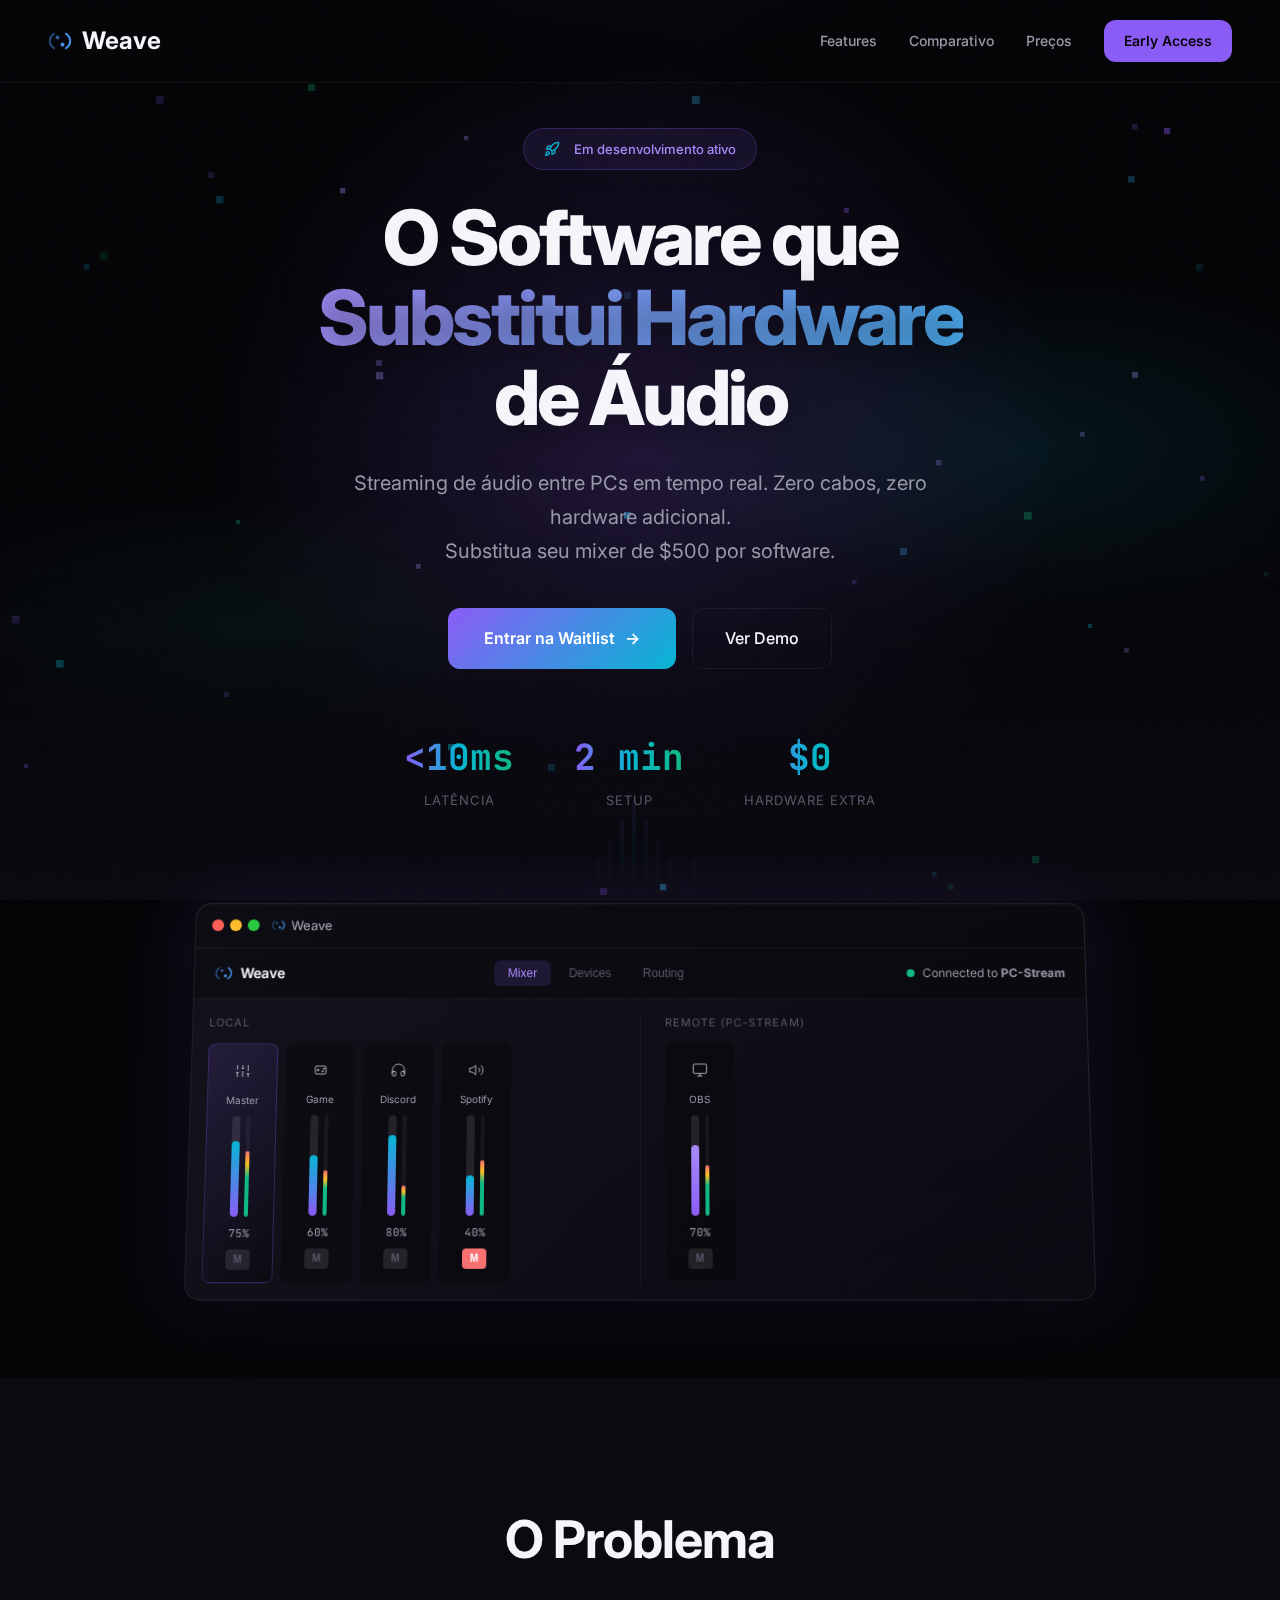
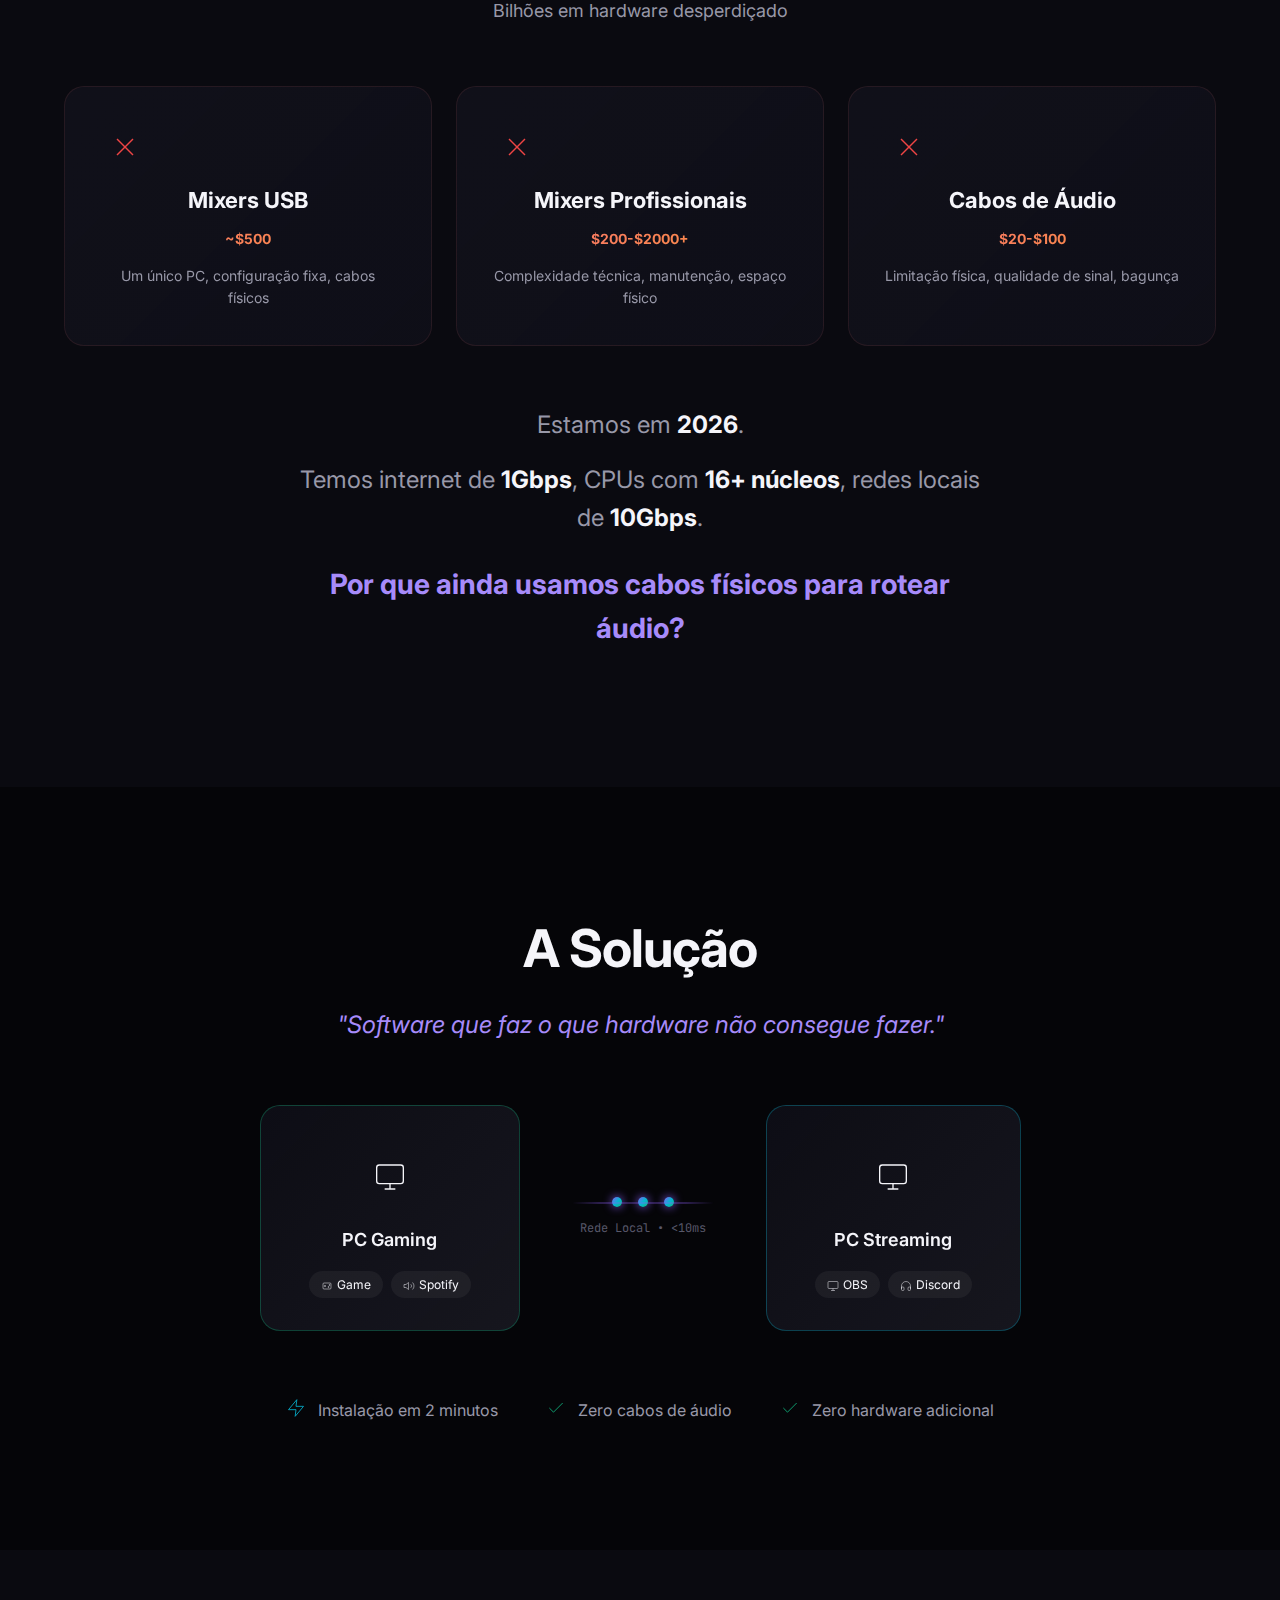
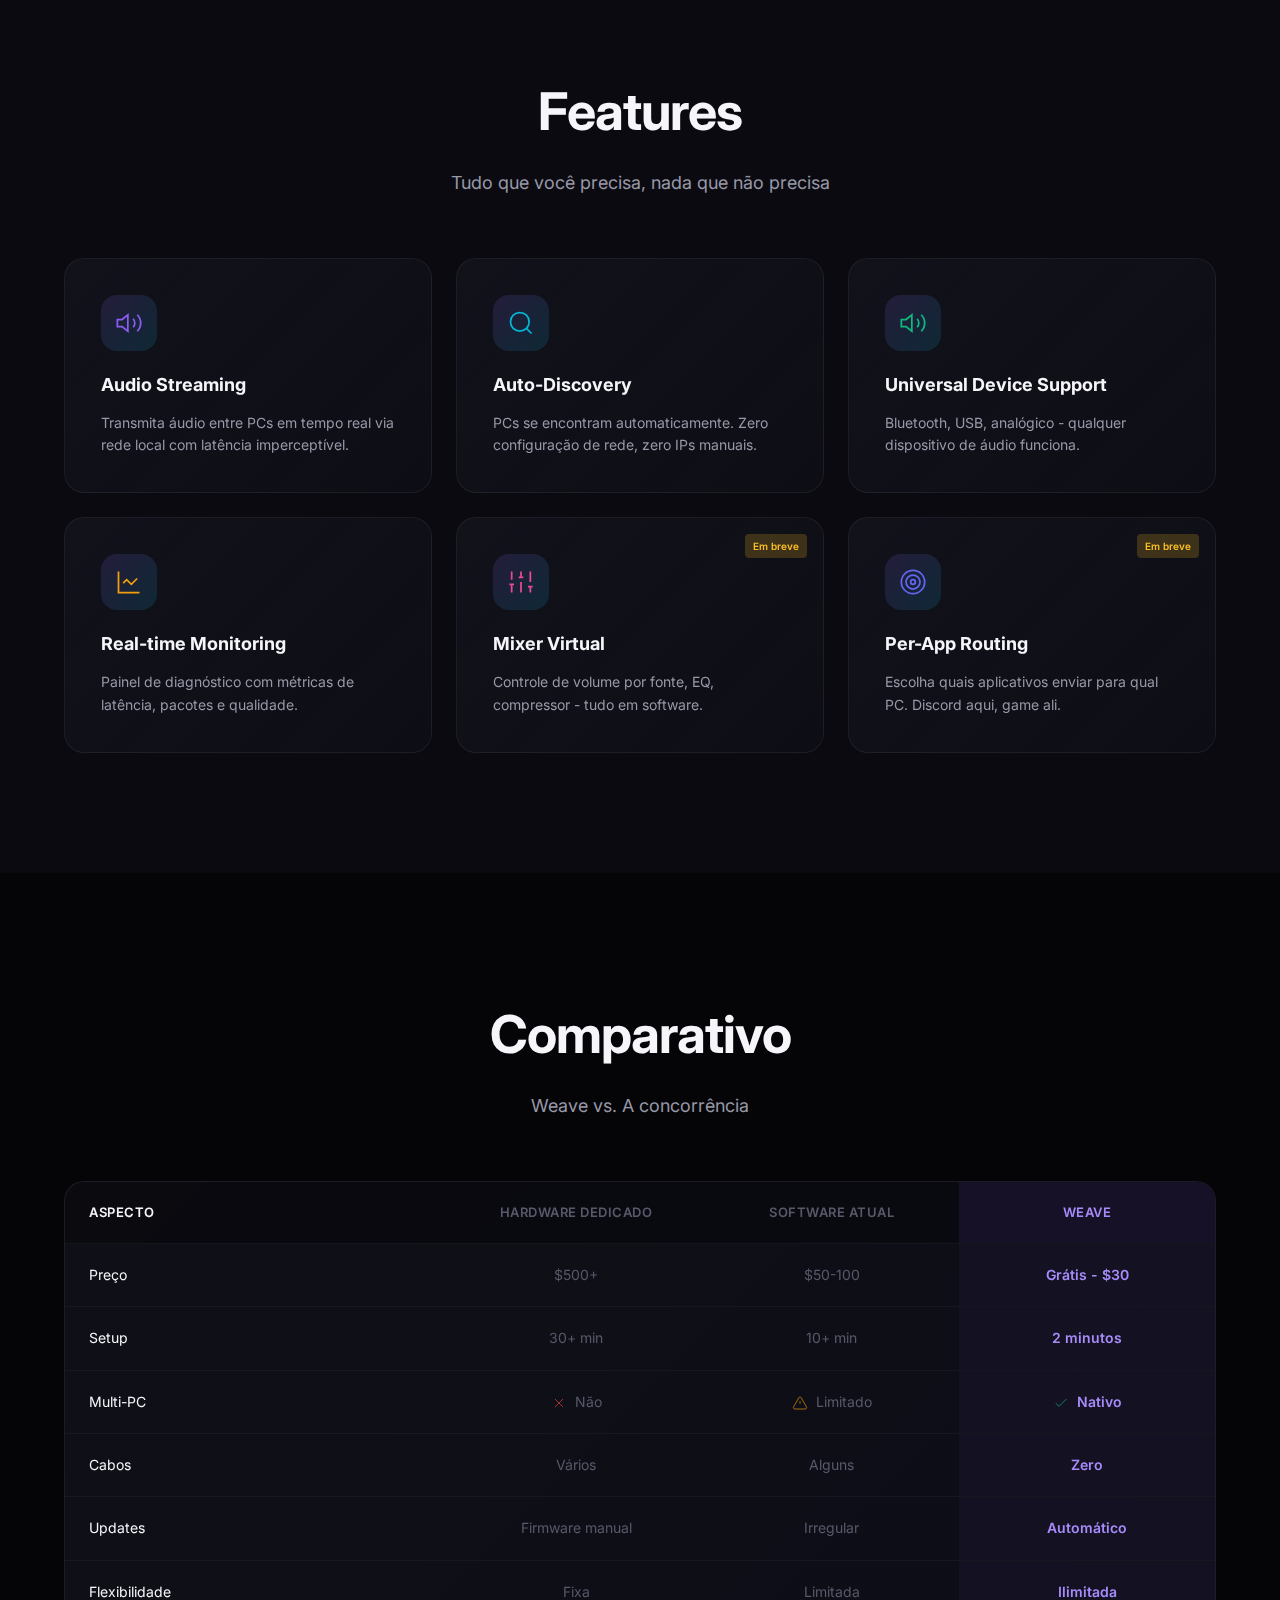
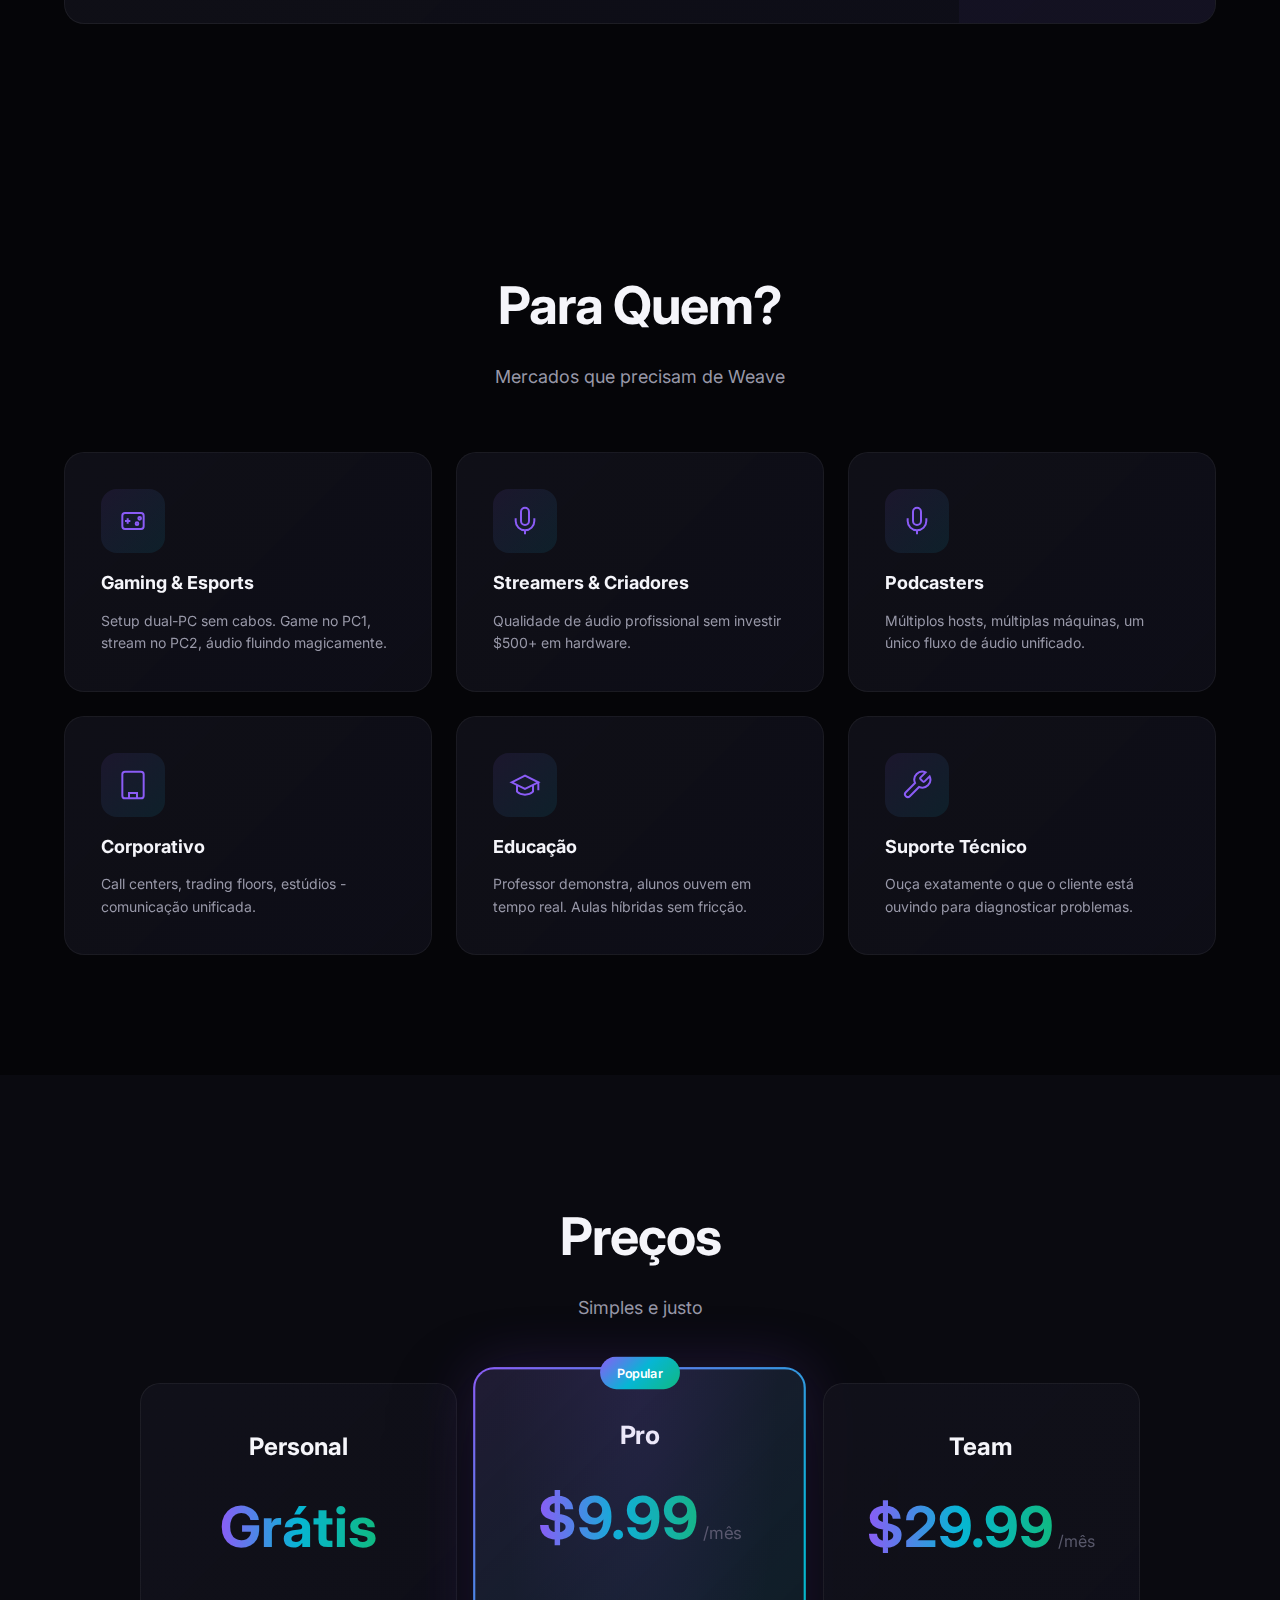
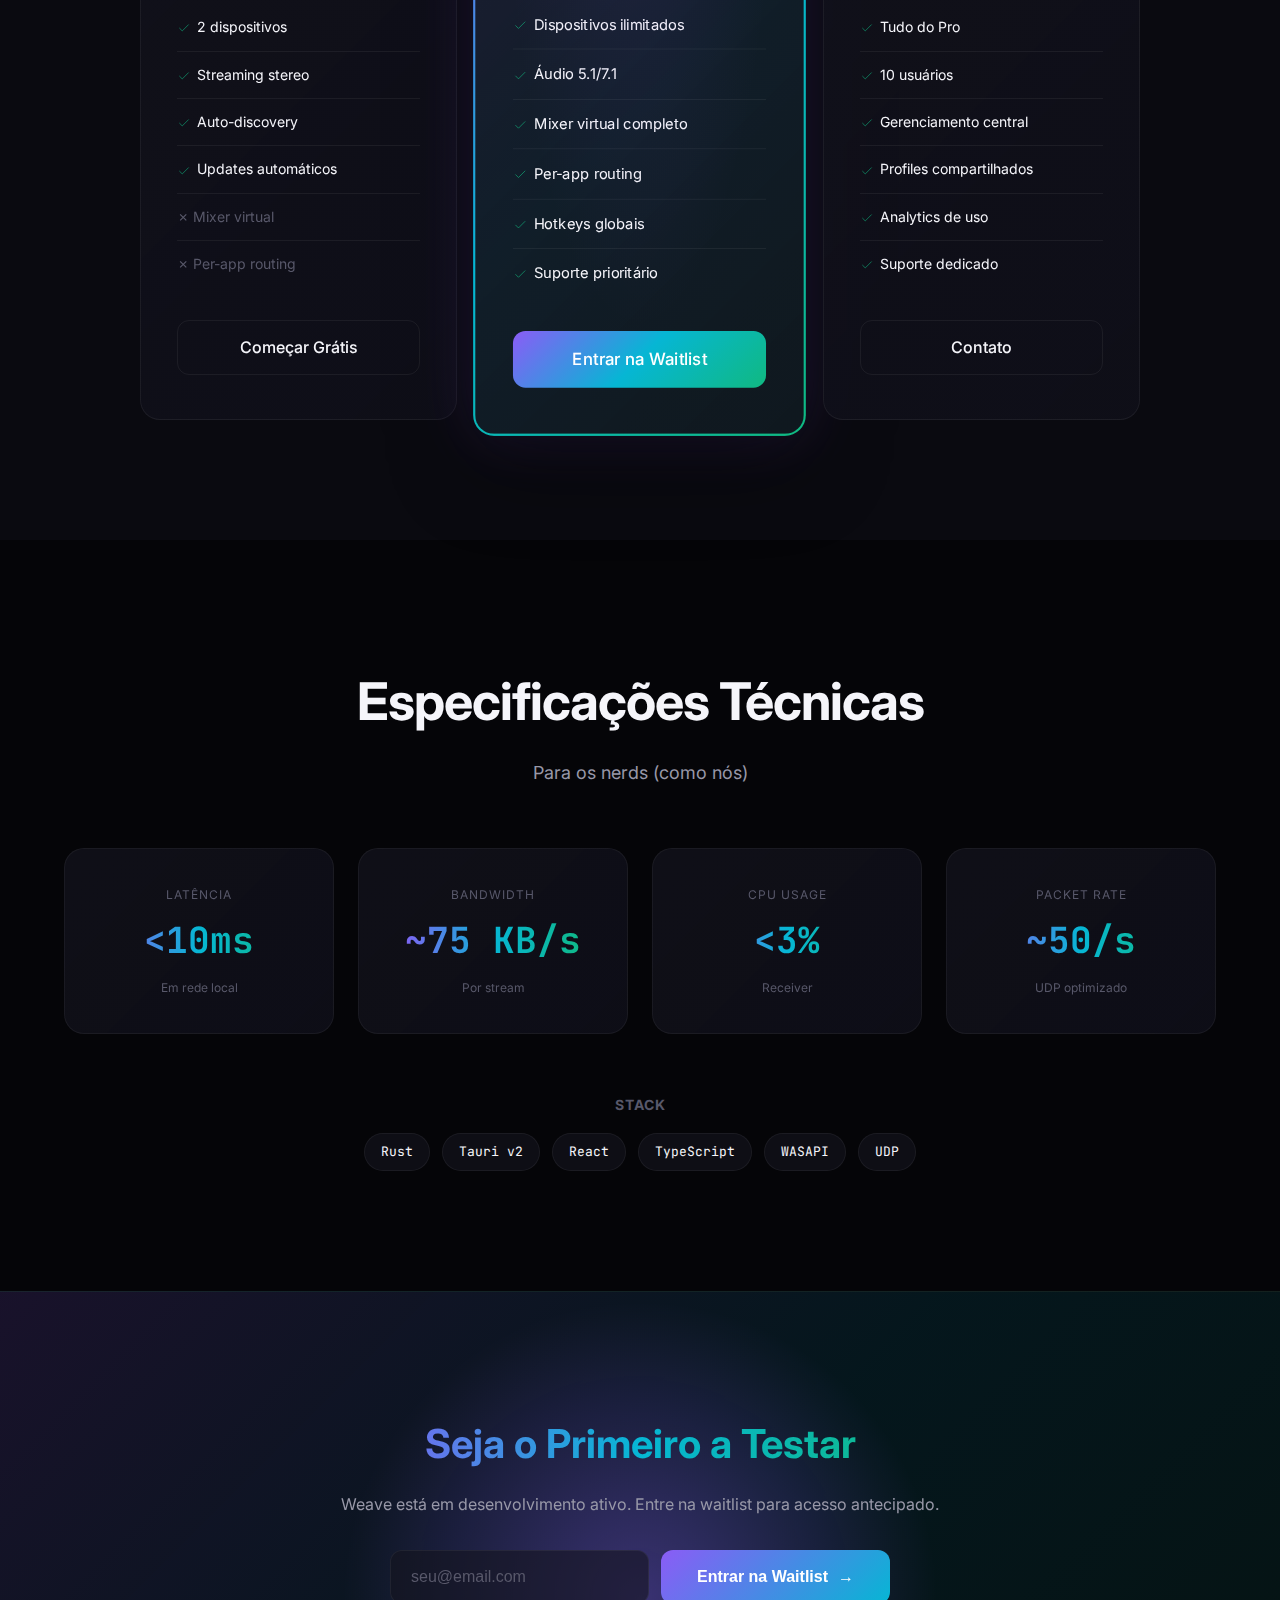
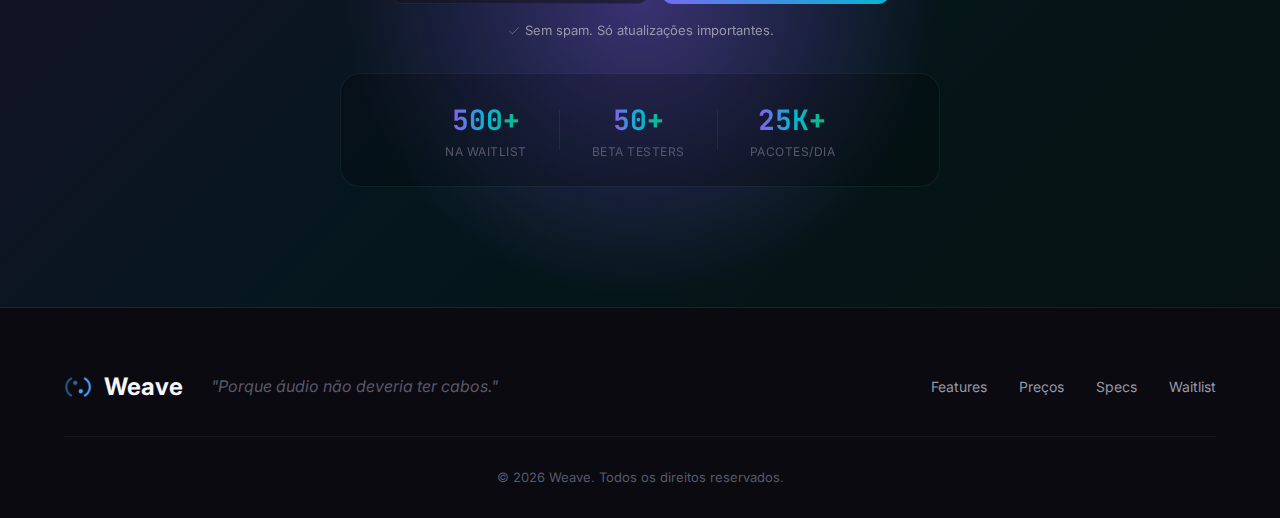
<file: index.html>
<!DOCTYPE html>
<html lang="pt-BR">
<head>
    <meta charset="UTF-8">
    <meta name="viewport" content="width=device-width, initial-scale=1.0">
    <title>Weave - O Software que Substitui Hardware de Áudio</title>
    <meta name="description" content="Streaming de áudio entre PCs via rede local. Zero cabos, zero hardware adicional. Substitui mixers físicos por uma fração do preço.">
    <link rel="stylesheet" href="css/style.css">
    <link rel="stylesheet" href="css/icons.css">
    <link href="https://fonts.googleapis.com/css2?family=Inter:wght@300;400;500;600;700;800&family=JetBrains+Mono:wght@400;500&display=swap" rel="stylesheet">
</head>
<body>
    <!-- SVG Icon Definitions -->
    <svg style="display: none;">
        <defs>
            <linearGradient id="icon-gradient" x1="0%" y1="0%" x2="100%" y2="100%">
                <stop offset="0%" style="stop-color:#8b5cf6"/>
                <stop offset="100%" style="stop-color:#06b6d4"/>
            </linearGradient>
        </defs>
        <!-- Audio/Speaker -->
        <symbol id="icon-audio" viewBox="0 0 24 24">
            <path d="M11 5L6 9H2v6h4l5 4V5z"/>
            <path d="M15.54 8.46a5 5 0 0 1 0 7.07"/>
            <path d="M19.07 4.93a10 10 0 0 1 0 14.14"/>
        </symbol>
        <!-- Search/Discovery -->
        <symbol id="icon-search" viewBox="0 0 24 24">
            <circle cx="11" cy="11" r="8"/>
            <path d="m21 21-4.3-4.3"/>
        </symbol>
        <!-- Headphones -->
        <symbol id="icon-headphones" viewBox="0 0 24 24">
            <path d="M3 18v-6a9 9 0 0 1 18 0v6"/>
            <path d="M21 19a2 2 0 0 1-2 2h-1a2 2 0 0 1-2-2v-3a2 2 0 0 1 2-2h3zM3 19a2 2 0 0 0 2 2h1a2 2 0 0 0 2-2v-3a2 2 0 0 0-2-2H3z"/>
        </symbol>
        <!-- Chart/Monitor -->
        <symbol id="icon-chart" viewBox="0 0 24 24">
            <path d="M3 3v18h18"/>
            <path d="m19 9-5 5-4-4-3 3"/>
        </symbol>
        <!-- Sliders/Mixer -->
        <symbol id="icon-sliders" viewBox="0 0 24 24">
            <line x1="4" x2="4" y1="21" y2="14"/>
            <line x1="4" x2="4" y1="10" y2="3"/>
            <line x1="12" x2="12" y1="21" y2="12"/>
            <line x1="12" x2="12" y1="8" y2="3"/>
            <line x1="20" x2="20" y1="21" y2="16"/>
            <line x1="20" x2="20" y1="12" y2="3"/>
            <line x1="2" x2="6" y1="14" y2="14"/>
            <line x1="10" x2="14" y1="8" y2="8"/>
            <line x1="18" x2="22" y1="16" y2="16"/>
        </symbol>
        <!-- Target/Routing -->
        <symbol id="icon-target" viewBox="0 0 24 24">
            <circle cx="12" cy="12" r="10"/>
            <circle cx="12" cy="12" r="6"/>
            <circle cx="12" cy="12" r="2"/>
        </symbol>
        <!-- Gamepad -->
        <symbol id="icon-gamepad" viewBox="0 0 24 24">
            <line x1="6" x2="10" y1="12" y2="12"/>
            <line x1="8" x2="8" y1="10" y2="14"/>
            <circle cx="17" cy="10" r="1"/>
            <circle cx="15" cy="14" r="1"/>
            <path d="M6 6h12a2 2 0 0 1 2 2v8a2 2 0 0 1-2 2H6a2 2 0 0 1-2-2V8a2 2 0 0 1 2-2z"/>
        </symbol>
        <!-- Mic/Podcast -->
        <symbol id="icon-mic" viewBox="0 0 24 24">
            <path d="M12 2a3 3 0 0 0-3 3v7a3 3 0 0 0 6 0V5a3 3 0 0 0-3-3z"/>
            <path d="M19 10v2a7 7 0 0 1-14 0v-2"/>
            <line x1="12" x2="12" y1="19" y2="22"/>
        </symbol>
        <!-- Building/Corporate -->
        <symbol id="icon-building" viewBox="0 0 24 24">
            <rect width="16" height="20" x="4" y="2" rx="2" ry="2"/>
            <path d="M9 22v-4h6v4"/>
            <path d="M8 6h.01"/>
            <path d="M16 6h.01"/>
            <path d="M12 6h.01"/>
            <path d="M12 10h.01"/>
            <path d="M12 14h.01"/>
            <path d="M16 10h.01"/>
            <path d="M16 14h.01"/>
            <path d="M8 10h.01"/>
            <path d="M8 14h.01"/>
        </symbol>
        <!-- Graduation/Education -->
        <symbol id="icon-graduation" viewBox="0 0 24 24">
            <path d="M22 10v6M2 10l10-5 10 5-10 5z"/>
            <path d="M6 12v5c3 3 9 3 12 0v-5"/>
        </symbol>
        <!-- Wrench/Support -->
        <symbol id="icon-wrench" viewBox="0 0 24 24">
            <path d="M14.7 6.3a1 1 0 0 0 0 1.4l1.6 1.6a1 1 0 0 0 1.4 0l3.77-3.77a6 6 0 0 1-7.94 7.94l-6.91 6.91a2.12 2.12 0 0 1-3-3l6.91-6.91a6 6 0 0 1 7.94-7.94l-3.76 3.76z"/>
        </symbol>
        <!-- Rocket -->
        <symbol id="icon-rocket" viewBox="0 0 24 24">
            <path d="M4.5 16.5c-1.5 1.26-2 5-2 5s3.74-.5 5-2c.71-.84.7-2.13-.09-2.91a2.18 2.18 0 0 0-2.91-.09z"/>
            <path d="m12 15-3-3a22 22 0 0 1 2-3.95A12.88 12.88 0 0 1 22 2c0 2.72-.78 7.5-6 11a22.35 22.35 0 0 1-4 2z"/>
            <path d="M9 12H4s.55-3.03 2-4c1.62-1.08 5 0 5 0"/>
            <path d="M12 15v5s3.03-.55 4-2c1.08-1.62 0-5 0-5"/>
        </symbol>
        <!-- Check -->
        <symbol id="icon-check" viewBox="0 0 24 24">
            <polyline points="20 6 9 17 4 12"/>
        </symbol>
        <!-- X -->
        <symbol id="icon-x" viewBox="0 0 24 24">
            <path d="M18 6 6 18"/>
            <path d="m6 6 12 12"/>
        </symbol>
        <!-- Warning -->
        <symbol id="icon-warning" viewBox="0 0 24 24">
            <path d="m21.73 18-8-14a2 2 0 0 0-3.48 0l-8 14A2 2 0 0 0 4 21h16a2 2 0 0 0 1.73-3Z"/>
            <path d="M12 9v4"/>
            <path d="M12 17h.01"/>
        </symbol>
        <!-- Zap/Lightning -->
        <symbol id="icon-zap" viewBox="0 0 24 24">
            <polygon points="13 2 3 14 12 14 11 22 21 10 12 10 13 2"/>
        </symbol>
        <!-- Monitor/PC -->
        <symbol id="icon-monitor" viewBox="0 0 24 24">
            <rect width="20" height="14" x="2" y="3" rx="2"/>
            <line x1="8" x2="16" y1="21" y2="21"/>
            <line x1="12" x2="12" y1="17" y2="21"/>
        </symbol>
    </svg>

    <!-- Pixel Particles Canvas -->
    <canvas id="pixel-canvas"></canvas>
    
    <!-- Animated Stars Background -->
    <div class="stars-container">
        <div class="star"></div>
        <div class="star"></div>
        <div class="star"></div>
        <div class="star"></div>
        <div class="star"></div>
        <div class="star"></div>
        <div class="star"></div>
        <div class="star"></div>
        <div class="star"></div>
        <div class="star"></div>
    </div>
    
    <!-- HERO -->
    <section class="hero">
        <nav class="nav">
            <div class="nav-logo">
                <img src="img/logo-small.png" alt="Weave" class="logo-icon">
                <span class="logo-text">Weave</span>
            </div>
            <div class="nav-links">
                <a href="#features">Features</a>
                <a href="#compare">Comparativo</a>
                <a href="#pricing">Preços</a>
                <a href="#waitlist" class="btn-nav">Early Access</a>
            </div>
        </nav>
        
        <div class="hero-content">
            <div class="hero-badge"><svg class="badge-icon"><use href="#icon-rocket"/></svg> Em desenvolvimento ativo</div>
            <h1 class="hero-title">
                O Software que<br>
                <span class="gradient-text">Substitui Hardware</span><br>
                de Áudio
            </h1>
            <p class="hero-subtitle">
                Streaming de áudio entre PCs em tempo real. Zero cabos, zero hardware adicional.<br>
                Substitua seu mixer de $500 por software.
            </p>
            <div class="hero-cta">
                <a href="#waitlist" class="btn-primary">
                    <span>Entrar na Waitlist</span>
                    <span class="btn-arrow">→</span>
                </a>
                <a href="#demo" class="btn-secondary">Ver Demo</a>
            </div>
            <div class="hero-stats">
                <div class="stat">
                    <span class="stat-value">&lt;10ms</span>
                    <span class="stat-label">Latência</span>
                </div>
                <div class="stat">
                    <span class="stat-value">2 min</span>
                    <span class="stat-label">Setup</span>
                </div>
                <div class="stat">
                    <span class="stat-value">$0</span>
                    <span class="stat-label">Hardware extra</span>
                </div>
            </div>
        </div>
        
        <div class="hero-visual">
            <div class="audio-wave">
                <div class="wave-bar"></div>
                <div class="wave-bar"></div>
                <div class="wave-bar"></div>
                <div class="wave-bar"></div>
                <div class="wave-bar"></div>
                <div class="wave-bar"></div>
                <div class="wave-bar"></div>
                <div class="wave-bar"></div>
                <div class="wave-bar"></div>
                <div class="wave-bar"></div>
            </div>
        </div>
    </section>

    <!-- APP MOCKUP -->
    <section class="mockup-section">
        <div class="container">
            <div class="mockup-wrapper">
                <div class="mockup-window">
                    <div class="mockup-titlebar">
                        <div class="mockup-dots">
                            <span class="dot red"></span>
                            <span class="dot yellow"></span>
                            <span class="dot green"></span>
                        </div>
                        <span class="mockup-title"><img src="img/logo-small.png" alt="" class="mockup-logo-img"> Weave</span>
                    </div>
                    <div class="mockup-content">
                        <div class="mockup-header">
                            <div class="mockup-logo">
                                <img src="img/logo-small.png" alt="" class="mockup-logo-img">
                                <span>Weave</span>
                            </div>
                            <div class="mockup-tabs">
                                <button class="mock-tab active">Mixer</button>
                                <button class="mock-tab">Devices</button>
                                <button class="mock-tab">Routing</button>
                            </div>
                            <div class="mockup-connection">
                                <span class="connection-dot-mock"></span>
                                <span>Connected to <strong>PC-Stream</strong></span>
                            </div>
                        </div>
                        <div class="mockup-mixer">
                            <div class="mixer-section">
                                <div class="section-label">Local</div>
                                <div class="channel-strips">
                                    <div class="channel-strip-mock master">
                                        <div class="strip-header">
                                            <span class="strip-icon"><svg style="width:16px;height:16px;stroke:currentColor;fill:none"><use href="#icon-sliders"/></svg></span>
                                            <span class="strip-name">Master</span>
                                        </div>
                                        <div class="strip-fader">
                                            <div class="fader-track">
                                                <div class="fader-fill" style="height: 75%"></div>
                                            </div>
                                            <div class="peak-meter-mock">
                                                <div class="peak-fill" style="height: 65%"></div>
                                            </div>
                                        </div>
                                        <div class="strip-footer">
                                            <span class="volume-pct">75%</span>
                                            <button class="mute-btn-mock">M</button>
                                        </div>
                                    </div>
                                    <div class="channel-strip-mock">
                                        <div class="strip-header">
                                            <span class="strip-icon"><svg style="width:16px;height:16px;stroke:currentColor;fill:none"><use href="#icon-gamepad"/></svg></span>
                                            <span class="strip-name">Game</span>
                                        </div>
                                        <div class="strip-fader">
                                            <div class="fader-track">
                                                <div class="fader-fill" style="height: 60%"></div>
                                            </div>
                                            <div class="peak-meter-mock">
                                                <div class="peak-fill animated" style="height: 45%"></div>
                                            </div>
                                        </div>
                                        <div class="strip-footer">
                                            <span class="volume-pct">60%</span>
                                            <button class="mute-btn-mock">M</button>
                                        </div>
                                    </div>
                                    <div class="channel-strip-mock">
                                        <div class="strip-header">
                                            <span class="strip-icon"><svg style="width:16px;height:16px;stroke:currentColor;fill:none"><use href="#icon-headphones"/></svg></span>
                                            <span class="strip-name">Discord</span>
                                        </div>
                                        <div class="strip-fader">
                                            <div class="fader-track">
                                                <div class="fader-fill" style="height: 80%"></div>
                                            </div>
                                            <div class="peak-meter-mock">
                                                <div class="peak-fill animated" style="height: 30%"></div>
                                            </div>
                                        </div>
                                        <div class="strip-footer">
                                            <span class="volume-pct">80%</span>
                                            <button class="mute-btn-mock">M</button>
                                        </div>
                                    </div>
                                    <div class="channel-strip-mock">
                                        <div class="strip-header">
                                            <span class="strip-icon"><svg style="width:16px;height:16px;stroke:currentColor;fill:none"><use href="#icon-audio"/></svg></span>
                                            <span class="strip-name">Spotify</span>
                                        </div>
                                        <div class="strip-fader">
                                            <div class="fader-track">
                                                <div class="fader-fill" style="height: 40%"></div>
                                            </div>
                                            <div class="peak-meter-mock">
                                                <div class="peak-fill animated" style="height: 55%"></div>
                                            </div>
                                        </div>
                                        <div class="strip-footer">
                                            <span class="volume-pct">40%</span>
                                            <button class="mute-btn-mock active">M</button>
                                        </div>
                                    </div>
                                </div>
                            </div>
                            <div class="mixer-section remote">
                                <div class="section-label">Remote (PC-Stream)</div>
                                <div class="channel-strips">
                                    <div class="channel-strip-mock">
                                        <div class="strip-header">
                                            <span class="strip-icon"><svg style="width:16px;height:16px;stroke:currentColor;fill:none"><use href="#icon-monitor"/></svg></span>
                                            <span class="strip-name">OBS</span>
                                        </div>
                                        <div class="strip-fader">
                                            <div class="fader-track">
                                                <div class="fader-fill remote" style="height: 70%"></div>
                                            </div>
                                            <div class="peak-meter-mock">
                                                <div class="peak-fill" style="height: 50%"></div>
                                            </div>
                                        </div>
                                        <div class="strip-footer">
                                            <span class="volume-pct">70%</span>
                                            <button class="mute-btn-mock">M</button>
                                        </div>
                                    </div>
                                </div>
                            </div>
                        </div>
                    </div>
                </div>
            </div>
        </div>
    </section>

    <!-- PROBLEM -->
    <section class="problem" id="problem">
        <div class="container">
            <h2 class="section-title">O Problema</h2>
            <p class="section-subtitle">Bilhões em hardware desperdiçado</p>
            
            <div class="problem-grid">
                <div class="problem-card">
                    <div class="problem-icon"><svg style="width:32px;height:32px;stroke:#ef4444;fill:none"><use href="#icon-x"/></svg></div>
                    <h3>Mixers USB</h3>
                    <p class="problem-price">~$500</p>
                    <p>Um único PC, configuração fixa, cabos físicos</p>
                </div>
                <div class="problem-card">
                    <div class="problem-icon"><svg style="width:32px;height:32px;stroke:#ef4444;fill:none"><use href="#icon-x"/></svg></div>
                    <h3>Mixers Profissionais</h3>
                    <p class="problem-price">$200-$2000+</p>
                    <p>Complexidade técnica, manutenção, espaço físico</p>
                </div>
                <div class="problem-card">
                    <div class="problem-icon"><svg style="width:32px;height:32px;stroke:#ef4444;fill:none"><use href="#icon-x"/></svg></div>
                    <h3>Cabos de Áudio</h3>
                    <p class="problem-price">$20-$100</p>
                    <p>Limitação física, qualidade de sinal, bagunça</p>
                </div>
            </div>
            
            <div class="problem-statement">
                <p>Estamos em <strong>2026</strong>.</p>
                <p>Temos internet de <strong>1Gbps</strong>, CPUs com <strong>16+ núcleos</strong>, redes locais de <strong>10Gbps</strong>.</p>
                <p class="highlight">Por que ainda usamos cabos físicos para rotear áudio?</p>
            </div>
        </div>
    </section>

    <!-- SOLUTION -->
    <section class="solution" id="solution">
        <div class="container">
            <div class="solution-header">
                <h2 class="section-title">A Solução</h2>
                <p class="tagline">"Software que faz o que hardware não consegue fazer."</p>
            </div>
            
            <div class="solution-visual">
                <div class="pc-card pc-sender">
                    <div class="pc-icon"><svg style="width:32px;height:32px;stroke:currentColor;fill:none"><use href="#icon-monitor"/></svg></div>
                    <div class="pc-label">PC Gaming</div>
                    <div class="pc-apps">
                        <span class="app-tag"><svg style="width:12px;height:12px;stroke:currentColor;fill:none;vertical-align:middle;margin-right:4px"><use href="#icon-gamepad"/></svg>Game</span>
                        <span class="app-tag"><svg style="width:12px;height:12px;stroke:currentColor;fill:none;vertical-align:middle;margin-right:4px"><use href="#icon-audio"/></svg>Spotify</span>
                    </div>
                </div>
                
                <div class="connection-line">
                    <div class="data-flow">
                        <span class="data-packet"></span>
                        <span class="data-packet"></span>
                        <span class="data-packet"></span>
                    </div>
                    <div class="connection-label">Rede Local • &lt;10ms</div>
                </div>
                
                <div class="pc-card pc-receiver">
                    <div class="pc-icon"><svg style="width:32px;height:32px;stroke:currentColor;fill:none"><use href="#icon-monitor"/></svg></div>
                    <div class="pc-label">PC Streaming</div>
                    <div class="pc-apps">
                        <span class="app-tag"><svg style="width:12px;height:12px;stroke:currentColor;fill:none;vertical-align:middle;margin-right:4px"><use href="#icon-monitor"/></svg>OBS</span>
                        <span class="app-tag"><svg style="width:12px;height:12px;stroke:currentColor;fill:none;vertical-align:middle;margin-right:4px"><use href="#icon-headphones"/></svg>Discord</span>
                    </div>
                </div>
            </div>
            
            <div class="solution-benefits">
                <div class="benefit">
                    <span class="benefit-icon"><svg style="width:20px;height:20px;stroke:#06b6d4;fill:none"><use href="#icon-zap"/></svg></span>
                    <span>Instalação em 2 minutos</span>
                </div>
                <div class="benefit">
                    <span class="benefit-icon"><svg style="width:20px;height:20px;stroke:#10b981;fill:none"><use href="#icon-check"/></svg></span>
                    <span>Zero cabos de áudio</span>
                </div>
                <div class="benefit">
                    <span class="benefit-icon"><svg style="width:20px;height:20px;stroke:#10b981;fill:none"><use href="#icon-check"/></svg></span>
                    <span>Zero hardware adicional</span>
                </div>
            </div>
        </div>
    </section>

    <!-- FEATURES -->
    <section class="features" id="features">
        <div class="container">
            <h2 class="section-title">Features</h2>
            <p class="section-subtitle">Tudo que você precisa, nada que não precisa</p>
            
            <div class="features-grid">
                <div class="feature-card">
                    <div class="feature-icon"><svg><use href="#icon-audio"/></svg></div>
                    <h3>Audio Streaming</h3>
                    <p>Transmita áudio entre PCs em tempo real via rede local com latência imperceptível.</p>
                </div>
                <div class="feature-card">
                    <div class="feature-icon"><svg><use href="#icon-search"/></svg></div>
                    <h3>Auto-Discovery</h3>
                    <p>PCs se encontram automaticamente. Zero configuração de rede, zero IPs manuais.</p>
                </div>
                <div class="feature-card">
                    <div class="feature-icon"><svg><use href="#icon-audio"/></svg></div>
                    <h3>Universal Device Support</h3>
                    <p>Bluetooth, USB, analógico - qualquer dispositivo de áudio funciona.</p>
                </div>
                <div class="feature-card">
                    <div class="feature-icon"><svg><use href="#icon-chart"/></svg></div>
                    <h3>Real-time Monitoring</h3>
                    <p>Painel de diagnóstico com métricas de latência, pacotes e qualidade.</p>
                </div>
                <div class="feature-card">
                    <div class="feature-icon"><svg><use href="#icon-sliders"/></svg></div>
                    <h3>Mixer Virtual</h3>
                    <p>Controle de volume por fonte, EQ, compressor - tudo em software.</p>
                    <span class="coming-soon">Em breve</span>
                </div>
                <div class="feature-card">
                    <div class="feature-icon"><svg><use href="#icon-target"/></svg></div>
                    <h3>Per-App Routing</h3>
                    <p>Escolha quais aplicativos enviar para qual PC. Discord aqui, game ali.</p>
                    <span class="coming-soon">Em breve</span>
                </div>
            </div>
        </div>
    </section>

    <!-- COMPARISON -->
    <section class="comparison" id="compare">
        <div class="container">
            <h2 class="section-title">Comparativo</h2>
            <p class="section-subtitle">Weave vs. A concorrência</p>
            
            <div class="compare-table">
                <div class="compare-header">
                    <div class="compare-col">Aspecto</div>
                    <div class="compare-col competitor">Hardware Dedicado</div>
                    <div class="compare-col competitor">Software Atual</div>
                    <div class="compare-col weave">Weave</div>
                </div>
                <div class="compare-row">
                    <div class="compare-col">Preço</div>
                    <div class="compare-col competitor">$500+</div>
                    <div class="compare-col competitor">$50-100</div>
                    <div class="compare-col weave highlight">Grátis - $30</div>
                </div>
                <div class="compare-row">
                    <div class="compare-col">Setup</div>
                    <div class="compare-col competitor">30+ min</div>
                    <div class="compare-col competitor">10+ min</div>
                    <div class="compare-col weave highlight">2 minutos</div>
                </div>
                <div class="compare-row">
                    <div class="compare-col">Multi-PC</div>
                    <div class="compare-col competitor"><svg class="icon-x" style="width:16px;height:16px;stroke:#ef4444;fill:none;vertical-align:middle;margin-right:4px"><use href="#icon-x"/></svg> Não</div>
                    <div class="compare-col competitor"><svg class="icon-warning" style="width:16px;height:16px;stroke:#f59e0b;fill:none;vertical-align:middle;margin-right:4px"><use href="#icon-warning"/></svg> Limitado</div>
                    <div class="compare-col weave highlight"><svg class="icon-check" style="width:16px;height:16px;stroke:#10b981;fill:none;vertical-align:middle;margin-right:4px"><use href="#icon-check"/></svg> Nativo</div>
                </div>
                <div class="compare-row">
                    <div class="compare-col">Cabos</div>
                    <div class="compare-col competitor">Vários</div>
                    <div class="compare-col competitor">Alguns</div>
                    <div class="compare-col weave highlight">Zero</div>
                </div>
                <div class="compare-row">
                    <div class="compare-col">Updates</div>
                    <div class="compare-col competitor">Firmware manual</div>
                    <div class="compare-col competitor">Irregular</div>
                    <div class="compare-col weave highlight">Automático</div>
                </div>
                <div class="compare-row">
                    <div class="compare-col">Flexibilidade</div>
                    <div class="compare-col competitor">Fixa</div>
                    <div class="compare-col competitor">Limitada</div>
                    <div class="compare-col weave highlight">Ilimitada</div>
                </div>
            </div>
        </div>
    </section>

    <!-- USE CASES -->
    <section class="use-cases" id="usecases">
        <div class="container">
            <h2 class="section-title">Para Quem?</h2>
            <p class="section-subtitle">Mercados que precisam de Weave</p>
            
            <div class="usecases-grid">
                <div class="usecase-card">
                    <div class="use-icon"><svg><use href="#icon-gamepad"/></svg></div>
                    <h3>Gaming & Esports</h3>
                    <p>Setup dual-PC sem cabos. Game no PC1, stream no PC2, áudio fluindo magicamente.</p>
                </div>
                <div class="usecase-card">
                    <div class="use-icon"><svg><use href="#icon-mic"/></svg></div>
                    <h3>Streamers & Criadores</h3>
                    <p>Qualidade de áudio profissional sem investir $500+ em hardware.</p>
                </div>
                <div class="usecase-card">
                    <div class="use-icon"><svg><use href="#icon-mic"/></svg></div>
                    <h3>Podcasters</h3>
                    <p>Múltiplos hosts, múltiplas máquinas, um único fluxo de áudio unificado.</p>
                </div>
                <div class="usecase-card">
                    <div class="use-icon"><svg><use href="#icon-building"/></svg></div>
                    <h3>Corporativo</h3>
                    <p>Call centers, trading floors, estúdios - comunicação unificada.</p>
                </div>
                <div class="usecase-card">
                    <div class="use-icon"><svg><use href="#icon-graduation"/></svg></div>
                    <h3>Educação</h3>
                    <p>Professor demonstra, alunos ouvem em tempo real. Aulas híbridas sem fricção.</p>
                </div>
                <div class="usecase-card">
                    <div class="use-icon"><svg><use href="#icon-wrench"/></svg></div>
                    <h3>Suporte Técnico</h3>
                    <p>Ouça exatamente o que o cliente está ouvindo para diagnosticar problemas.</p>
                </div>
            </div>
        </div>
    </section>

    <!-- PRICING -->
    <section class="pricing" id="pricing">
        <div class="container">
            <h2 class="section-title">Preços</h2>
            <p class="section-subtitle">Simples e justo</p>
            
            <div class="pricing-grid">
                <div class="pricing-card">
                    <div class="pricing-header">
                        <h3>Personal</h3>
                        <div class="price">
                            <span class="price-value">Grátis</span>
                        </div>
                    </div>
                    <ul class="pricing-features">
                        <li><svg style="width:14px;height:14px;stroke:#10b981;fill:none;vertical-align:middle;margin-right:6px"><use href="#icon-check"/></svg>2 dispositivos</li>
                        <li><svg style="width:14px;height:14px;stroke:#10b981;fill:none;vertical-align:middle;margin-right:6px"><use href="#icon-check"/></svg>Streaming stereo</li>
                        <li><svg style="width:14px;height:14px;stroke:#10b981;fill:none;vertical-align:middle;margin-right:6px"><use href="#icon-check"/></svg>Auto-discovery</li>
                        <li><svg style="width:14px;height:14px;stroke:#10b981;fill:none;vertical-align:middle;margin-right:6px"><use href="#icon-check"/></svg>Updates automáticos</li>
                        <li class="muted">✗ Mixer virtual</li>
                        <li class="muted">✗ Per-app routing</li>
                    </ul>
                    <a href="#waitlist" class="btn-pricing">Começar Grátis</a>
                </div>
                
                <div class="pricing-card featured">
                    <div class="pricing-badge">Popular</div>
                    <div class="pricing-header">
                        <h3>Pro</h3>
                        <div class="price">
                            <span class="price-value">$9.99</span>
                            <span class="price-period">/mês</span>
                        </div>
                    </div>
                    <ul class="pricing-features">
                        <li><svg style="width:14px;height:14px;stroke:#10b981;fill:none;vertical-align:middle;margin-right:6px"><use href="#icon-check"/></svg>Dispositivos ilimitados</li>
                        <li><svg style="width:14px;height:14px;stroke:#10b981;fill:none;vertical-align:middle;margin-right:6px"><use href="#icon-check"/></svg>Áudio 5.1/7.1</li>
                        <li><svg style="width:14px;height:14px;stroke:#10b981;fill:none;vertical-align:middle;margin-right:6px"><use href="#icon-check"/></svg>Mixer virtual completo</li>
                        <li><svg style="width:14px;height:14px;stroke:#10b981;fill:none;vertical-align:middle;margin-right:6px"><use href="#icon-check"/></svg>Per-app routing</li>
                        <li><svg style="width:14px;height:14px;stroke:#10b981;fill:none;vertical-align:middle;margin-right:6px"><use href="#icon-check"/></svg>Hotkeys globais</li>
                        <li><svg style="width:14px;height:14px;stroke:#10b981;fill:none;vertical-align:middle;margin-right:6px"><use href="#icon-check"/></svg>Suporte prioritário</li>
                    </ul>
                    <a href="#waitlist" class="btn-pricing primary">Entrar na Waitlist</a>
                </div>
                
                <div class="pricing-card">
                    <div class="pricing-header">
                        <h3>Team</h3>
                        <div class="price">
                            <span class="price-value">$29.99</span>
                            <span class="price-period">/mês</span>
                        </div>
                    </div>
                    <ul class="pricing-features">
                        <li><svg style="width:14px;height:14px;stroke:#10b981;fill:none;vertical-align:middle;margin-right:6px"><use href="#icon-check"/></svg>Tudo do Pro</li>
                        <li><svg style="width:14px;height:14px;stroke:#10b981;fill:none;vertical-align:middle;margin-right:6px"><use href="#icon-check"/></svg>10 usuários</li>
                        <li><svg style="width:14px;height:14px;stroke:#10b981;fill:none;vertical-align:middle;margin-right:6px"><use href="#icon-check"/></svg>Gerenciamento central</li>
                        <li><svg style="width:14px;height:14px;stroke:#10b981;fill:none;vertical-align:middle;margin-right:6px"><use href="#icon-check"/></svg>Profiles compartilhados</li>
                        <li><svg style="width:14px;height:14px;stroke:#10b981;fill:none;vertical-align:middle;margin-right:6px"><use href="#icon-check"/></svg>Analytics de uso</li>
                        <li><svg style="width:14px;height:14px;stroke:#10b981;fill:none;vertical-align:middle;margin-right:6px"><use href="#icon-check"/></svg>Suporte dedicado</li>
                    </ul>
                    <a href="#waitlist" class="btn-pricing">Contato</a>
                </div>
            </div>
        </div>
    </section>

    <!-- TECH SPECS -->
    <section class="tech-specs" id="specs">
        <div class="container">
            <h2 class="section-title">Especificações Técnicas</h2>
            <p class="section-subtitle">Para os nerds (como nós)</p>
            
            <div class="specs-grid">
                <div class="spec-card">
                    <div class="spec-label">Latência</div>
                    <div class="spec-value">&lt;10ms</div>
                    <div class="spec-note">Em rede local</div>
                </div>
                <div class="spec-card">
                    <div class="spec-label">Bandwidth</div>
                    <div class="spec-value">~75 KB/s</div>
                    <div class="spec-note">Por stream</div>
                </div>
                <div class="spec-card">
                    <div class="spec-label">CPU Usage</div>
                    <div class="spec-value">&lt;3%</div>
                    <div class="spec-note">Receiver</div>
                </div>
                <div class="spec-card">
                    <div class="spec-label">Packet Rate</div>
                    <div class="spec-value">~50/s</div>
                    <div class="spec-note">UDP optimizado</div>
                </div>
            </div>
            
            <div class="tech-stack">
                <h4>Stack</h4>
                <div class="stack-tags">
                    <span class="stack-tag">Rust</span>
                    <span class="stack-tag">Tauri v2</span>
                    <span class="stack-tag">React</span>
                    <span class="stack-tag">TypeScript</span>
                    <span class="stack-tag">WASAPI</span>
                    <span class="stack-tag">UDP</span>
                </div>
            </div>
        </div>
    </section>

    <!-- WAITLIST -->
    <section class="waitlist" id="waitlist">
        <div class="container">
            <div class="waitlist-content">
                <h2>Seja o Primeiro a Testar</h2>
                <p>Weave está em desenvolvimento ativo. Entre na waitlist para acesso antecipado.</p>
                
                <form class="waitlist-form" id="waitlist-form">
                    <input type="email" placeholder="seu@email.com" required>
                    <button type="submit" class="btn-primary">
                        <span>Entrar na Waitlist</span>
                        <span class="btn-arrow">→</span>
                    </button>
                </form>
                
                <p class="waitlist-note"><svg style="width:14px;height:14px;stroke:currentColor;fill:none;vertical-align:middle;margin-right:4px"><use href="#icon-check"/></svg>Sem spam. Só atualizações importantes.</p>
                
                <div class="social-proof">
                    <div class="proof-item">
                        <span class="proof-number">500+</span>
                        <span class="proof-label">na waitlist</span>
                    </div>
                    <div class="proof-divider"></div>
                    <div class="proof-item">
                        <span class="proof-number">50+</span>
                        <span class="proof-label">beta testers</span>
                    </div>
                    <div class="proof-divider"></div>
                    <div class="proof-item">
                        <span class="proof-number">25K+</span>
                        <span class="proof-label">pacotes/dia</span>
                    </div>
                </div>
            </div>
        </div>
    </section>

    <!-- FOOTER -->
    <footer class="footer">
        <div class="container">
            <div class="footer-content">
                <div class="footer-brand">
                    <img src="img/logo-small.png" alt="Weave" class="logo-icon">
                    <span class="logo-text">Weave</span>
                    <p class="footer-tagline">"Porque áudio não deveria ter cabos."</p>
                </div>
                <div class="footer-links">
                    <a href="#features">Features</a>
                    <a href="#pricing">Preços</a>
                    <a href="#specs">Specs</a>
                    <a href="#waitlist">Waitlist</a>
                </div>
            </div>
            <div class="footer-bottom">
                <p>© 2026 Weave. Todos os direitos reservados.</p>
            </div>
        </div>
    </footer>

    <script src="js/app.js"></script>
</body>
</html>
</file>
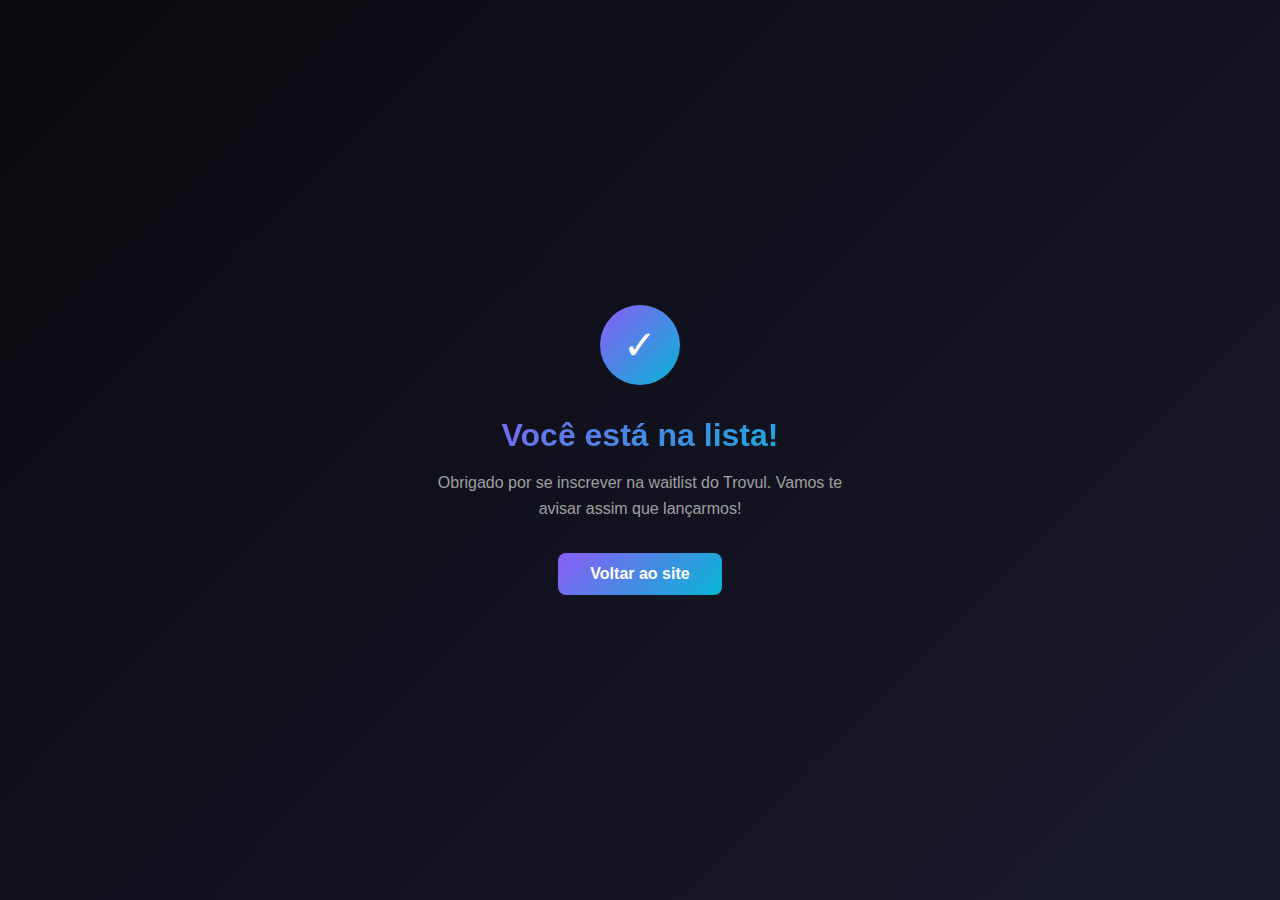
<file: thanks.html>
<!DOCTYPE html>
<html lang="pt-BR">

<head>
    <meta charset="UTF-8">
    <meta name="viewport" content="width=device-width, initial-scale=1.0">
    <title>Obrigado! - Trovul</title>
    <link rel="icon" type="image/png" href="img/logo-small.png">
    <style>
        * {
            margin: 0;
            padding: 0;
            box-sizing: border-box;
        }

        body {
            font-family: 'Inter', -apple-system, BlinkMacSystemFont, sans-serif;
            background: linear-gradient(135deg, #0a0a0f 0%, #1a1a2e 100%);
            min-height: 100vh;
            display: flex;
            align-items: center;
            justify-content: center;
            color: white;
        }

        .container {
            text-align: center;
            padding: 2rem;
            max-width: 500px;
        }

        .checkmark {
            width: 80px;
            height: 80px;
            background: linear-gradient(135deg, #8b5cf6, #06b6d4);
            border-radius: 50%;
            display: flex;
            align-items: center;
            justify-content: center;
            margin: 0 auto 2rem;
            font-size: 2.5rem;
        }

        h1 {
            font-size: 2rem;
            margin-bottom: 1rem;
            background: linear-gradient(135deg, #8b5cf6, #06b6d4);
            -webkit-background-clip: text;
            -webkit-text-fill-color: transparent;
            background-clip: text;
        }

        p {
            color: #a0a0a0;
            line-height: 1.6;
            margin-bottom: 2rem;
        }

        .btn {
            display: inline-block;
            padding: 0.75rem 2rem;
            background: linear-gradient(135deg, #8b5cf6, #06b6d4);
            color: white;
            text-decoration: none;
            border-radius: 8px;
            font-weight: 600;
            transition: transform 0.2s, box-shadow 0.2s;
        }

        .btn:hover {
            transform: translateY(-2px);
            box-shadow: 0 10px 30px rgba(139, 92, 246, 0.3);
        }
    </style>
</head>

<body>
    <div class="container">
        <div class="checkmark">✓</div>
        <h1>Você está na lista!</h1>
        <p>Obrigado por se inscrever na waitlist do Trovul. Vamos te avisar assim que lançarmos!</p>
        <a href="/" class="btn">Voltar ao site</a>
    </div>
</body>

</html>
</file>
<file: css/style.css>
/* ========================================
   WEAVE LANDING PAGE - Dark Theme AAA
   ======================================== */

:root {
    --bg-primary: #050508;
    --bg-secondary: #0a0a10;
    --bg-card: rgba(20, 20, 30, 0.6);
    --bg-card-solid: #14141e;
    --bg-hover: #1a1a28;
    
    --text-primary: #f5f5fa;
    --text-secondary: #9898a8;
    --text-muted: #58586a;
    
    --accent: #8b5cf6;
    --accent-light: #a78bfa;
    --accent-dark: #7c3aed;
    --accent-glow: rgba(139, 92, 246, 0.4);
    
    --cyan: #06b6d4;
    --cyan-glow: rgba(6, 182, 212, 0.3);
    
    --emerald: #10b981;
    --emerald-glow: rgba(16, 185, 129, 0.3);
    
    --success: #4ade80;
    --warning: #fbbf24;
    --error: #f87171;
    
    --gradient: linear-gradient(135deg, #8b5cf6 0%, #06b6d4 50%, #10b981 100%);
    --gradient-text: linear-gradient(90deg, #8b5cf6, #06b6d4, #10b981);
    --gradient-glow: linear-gradient(135deg, rgba(139, 92, 246, 0.5) 0%, rgba(6, 182, 212, 0.3) 50%, rgba(16, 185, 129, 0.2) 100%);
    
    --glass: rgba(255, 255, 255, 0.03);
    --glass-border: rgba(255, 255, 255, 0.08);
    --glass-highlight: rgba(255, 255, 255, 0.1);
    
    --border: rgba(255, 255, 255, 0.06);
    --shadow: 0 4px 24px rgba(0, 0, 0, 0.4);
    --shadow-glow: 0 0 60px rgba(139, 92, 246, 0.15);
    
    --radius: 20px;
    --radius-sm: 12px;
    --radius-lg: 28px;
}

* {
    margin: 0;
    padding: 0;
    box-sizing: border-box;
}

html {
    scroll-behavior: smooth;
}

body {
    font-family: 'Inter', -apple-system, sans-serif;
    background: var(--bg-primary);
    color: var(--text-primary);
    line-height: 1.6;
    overflow-x: hidden;
}

/* Noise texture overlay */
body::before {
    content: '';
    position: fixed;
    top: 0;
    left: 0;
    width: 100%;
    height: 100%;
    background-image: url("data:image/svg+xml,%3Csvg viewBox='0 0 256 256' xmlns='http://www.w3.org/2000/svg'%3E%3Cfilter id='noise'%3E%3CfeTurbulence type='fractalNoise' baseFrequency='0.9' numOctaves='4' stitchTiles='stitch'/%3E%3C/filter%3E%3Crect width='100%25' height='100%25' filter='url(%23noise)'/%3E%3C/svg%3E");
    opacity: 0.015;
    pointer-events: none;
    z-index: 1000;
}

/* Pixel Canvas */
#pixel-canvas {
    position: fixed;
    top: 0;
    left: 0;
    width: 100%;
    height: 100%;
    pointer-events: none;
    z-index: 1;
}

/* Animated Stars */
.stars-container {
    position: fixed;
    top: 0;
    left: 0;
    width: 100%;
    height: 100%;
    pointer-events: none;
    z-index: 0;
    overflow: hidden;
}

.star {
    position: absolute;
    width: 2px;
    height: 2px;
    background: white;
    border-radius: 50%;
    opacity: 0;
    animation: twinkle 4s infinite;
}

.star:nth-child(1) { top: 10%; left: 20%; animation-delay: 0s; }
.star:nth-child(2) { top: 20%; left: 80%; animation-delay: 0.5s; }
.star:nth-child(3) { top: 30%; left: 40%; animation-delay: 1s; }
.star:nth-child(4) { top: 40%; left: 60%; animation-delay: 1.5s; }
.star:nth-child(5) { top: 50%; left: 10%; animation-delay: 2s; }
.star:nth-child(6) { top: 60%; left: 90%; animation-delay: 2.5s; }
.star:nth-child(7) { top: 70%; left: 30%; animation-delay: 3s; }
.star:nth-child(8) { top: 80%; left: 70%; animation-delay: 3.5s; }
.star:nth-child(9) { top: 15%; left: 50%; animation-delay: 0.8s; }
.star:nth-child(10) { top: 85%; left: 25%; animation-delay: 2.2s; }

@keyframes twinkle {
    0%, 100% { opacity: 0; transform: scale(1); }
    50% { opacity: 0.8; transform: scale(1.5); }
}

.container {
    max-width: 1200px;
    margin: 0 auto;
    padding: 0 24px;
}

/* ========================================
   NAVIGATION
   ======================================== */

.nav {
    position: fixed;
    top: 0;
    left: 0;
    right: 0;
    display: flex;
    justify-content: space-between;
    align-items: center;
    padding: 20px 48px;
    background: rgba(5, 5, 8, 0.7);
    backdrop-filter: blur(20px);
    border-bottom: 1px solid rgba(255, 255, 255, 0.05);
    z-index: 100;
}

.nav-logo {
    display: flex;
    align-items: center;
    gap: 10px;
    font-size: 24px;
    font-weight: 700;
}

.logo-icon {
    width: 24px;
    height: 24px;
    object-fit: contain;
}

.nav-links {
    display: flex;
    align-items: center;
    gap: 32px;
}

.nav-links a {
    color: var(--text-secondary);
    text-decoration: none;
    font-size: 14px;
    font-weight: 500;
    transition: color 0.2s;
}

.nav-links a:hover {
    color: var(--text-primary);
}

.btn-nav {
    padding: 10px 20px !important;
    background: var(--accent) !important;
    color: var(--bg-primary) !important;
    border-radius: var(--radius-sm);
    font-weight: 600 !important;
}

.btn-nav:hover {
    background: var(--accent-light) !important;
}

/* ========================================
   HERO
   ======================================== */

.hero {
    min-height: 100vh;
    display: flex;
    flex-direction: column;
    justify-content: center;
    align-items: center;
    text-align: center;
    padding: 120px 24px 80px;
    position: relative;
    overflow: hidden;
    background: 
        radial-gradient(ellipse 80% 50% at 50% -20%, rgba(139, 92, 246, 0.2) 0%, transparent 50%),
        radial-gradient(ellipse 60% 40% at 80% 50%, rgba(6, 182, 212, 0.1) 0%, transparent 50%),
        radial-gradient(ellipse 50% 30% at 20% 70%, rgba(16, 185, 129, 0.08) 0%, transparent 50%);
}

.hero::before {
    content: '';
    position: absolute;
    top: 50%;
    left: 50%;
    transform: translate(-50%, -50%);
    width: 1000px;
    height: 1000px;
    background: radial-gradient(circle, rgba(139, 92, 246, 0.2) 0%, transparent 60%);
    animation: pulse-glow 8s ease-in-out infinite;
    pointer-events: none;
}

@keyframes pulse-glow {
    0%, 100% { opacity: 0.4; transform: translate(-50%, -50%) scale(0.9); }
    50% { opacity: 0.7; transform: translate(-50%, -50%) scale(1.1); }
}

.hero::after {
    content: '';
    position: absolute;
    bottom: 0;
    left: 0;
    right: 0;
    height: 400px;
    background: linear-gradient(to top, var(--bg-secondary) 0%, transparent 100%);
    pointer-events: none;
}

@keyframes pulse {
    0%, 100% { opacity: 0.3; transform: scale(1); }
    50% { opacity: 0.5; transform: scale(1.1); }
}

.hero-content {
    position: relative;
    z-index: 1;
    max-width: 900px;
}

.hero-badge {
    display: inline-flex;
    align-items: center;
    gap: 8px;
    padding: 10px 20px;
    background: rgba(139, 92, 246, 0.1);
    border: 1px solid rgba(139, 92, 246, 0.25);
    border-radius: 50px;
    font-size: 13px;
    font-weight: 500;
    color: var(--accent-light);
    margin-bottom: 28px;
    backdrop-filter: blur(10px);
    animation: badge-glow 3s ease-in-out infinite;
}

@keyframes badge-glow {
    0%, 100% { box-shadow: 0 0 20px rgba(139, 92, 246, 0.1); }
    50% { box-shadow: 0 0 30px rgba(139, 92, 246, 0.25); }
}

.hero-title {
    font-size: 76px;
    font-weight: 800;
    line-height: 1.05;
    margin-bottom: 28px;
    letter-spacing: -3px;
    text-shadow: 0 4px 40px rgba(0, 0, 0, 0.5);
}

.gradient-text {
    background: linear-gradient(135deg, #a78bfa 0%, #38bdf8 40%, #34d399 80%, #a78bfa 100%);
    background-size: 300% 300%;
    -webkit-background-clip: text;
    -webkit-text-fill-color: transparent;
    background-clip: text;
    animation: gradient-shift 6s ease infinite;
}

@keyframes gradient-shift {
    0%, 100% { background-position: 0% 50%; }
    50% { background-position: 100% 50%; }
}

.hero-subtitle {
    font-size: 20px;
    color: var(--text-secondary);
    max-width: 600px;
    margin: 0 auto 40px;
    line-height: 1.7;
}

.hero-cta {
    display: flex;
    gap: 16px;
    justify-content: center;
    margin-bottom: 60px;
}

.btn-primary {
    display: inline-flex;
    align-items: center;
    gap: 10px;
    padding: 18px 36px;
    background: var(--gradient);
    background-size: 200% 200%;
    color: white;
    font-size: 16px;
    font-weight: 600;
    text-decoration: none;
    border-radius: var(--radius-sm);
    border: none;
    cursor: pointer;
    transition: transform 0.3s, box-shadow 0.3s, background-position 0.5s;
    position: relative;
    overflow: hidden;
}

.btn-primary::before {
    content: '';
    position: absolute;
    top: 0;
    left: -100%;
    width: 100%;
    height: 100%;
    background: linear-gradient(90deg, transparent, rgba(255,255,255,0.2), transparent);
    transition: left 0.5s;
}

.btn-primary:hover {
    transform: translateY(-3px);
    box-shadow: 0 10px 40px rgba(139, 92, 246, 0.4);
    background-position: 100% 0;
}

.btn-primary:hover::before {
    left: 100%;
}

.btn-arrow {
    transition: transform 0.2s;
}

.btn-primary:hover .btn-arrow {
    transform: translateX(4px);
}

.btn-secondary {
    display: inline-flex;
    align-items: center;
    padding: 16px 32px;
    background: transparent;
    color: var(--text-primary);
    font-size: 16px;
    font-weight: 500;
    text-decoration: none;
    border: 1px solid var(--border);
    border-radius: var(--radius-sm);
    transition: border-color 0.2s, background 0.2s;
}

.btn-secondary:hover {
    border-color: var(--accent);
    background: rgba(139, 92, 246, 0.1);
}

.hero-stats {
    display: flex;
    justify-content: center;
    gap: 60px;
}

.stat {
    text-align: center;
}

.stat-value {
    display: block;
    font-size: 36px;
    font-weight: 700;
    font-family: 'JetBrains Mono', monospace;
    background: var(--gradient-text);
    -webkit-background-clip: text;
    -webkit-text-fill-color: transparent;
    background-clip: text;
}

.stat-label {
    font-size: 13px;
    color: var(--text-muted);
    text-transform: uppercase;
    letter-spacing: 1px;
}

/* Audio Wave Animation */
.hero-visual {
    position: absolute;
    bottom: 0;
    left: 0;
    right: 0;
    height: 100px;
    display: flex;
    justify-content: center;
    align-items: flex-end;
    opacity: 0.3;
}

.audio-wave {
    display: flex;
    gap: 8px;
    align-items: flex-end;
}

.wave-bar {
    width: 4px;
    background: var(--gradient);
    border-radius: 2px;
    animation: wave 1s ease-in-out infinite;
}

.wave-bar:nth-child(1) { height: 20px; animation-delay: 0s; }
.wave-bar:nth-child(2) { height: 40px; animation-delay: 0.1s; }
.wave-bar:nth-child(3) { height: 60px; animation-delay: 0.2s; }
.wave-bar:nth-child(4) { height: 80px; animation-delay: 0.3s; }
.wave-bar:nth-child(5) { height: 100px; animation-delay: 0.4s; }
.wave-bar:nth-child(6) { height: 80px; animation-delay: 0.5s; }
.wave-bar:nth-child(7) { height: 60px; animation-delay: 0.6s; }
.wave-bar:nth-child(8) { height: 40px; animation-delay: 0.7s; }
.wave-bar:nth-child(9) { height: 20px; animation-delay: 0.8s; }
.wave-bar:nth-child(10) { height: 40px; animation-delay: 0.9s; }

@keyframes wave {
    0%, 100% { transform: scaleY(1); }
    50% { transform: scaleY(0.5); }
}

/* ========================================
   APP MOCKUP
   ======================================== */

.mockup-section {
    padding: 0 0 80px;
    position: relative;
    z-index: 1;
}

.mockup-wrapper {
    display: flex;
    justify-content: center;
    perspective: 1000px;
}

.mockup-window {
    width: 100%;
    max-width: 900px;
    background: linear-gradient(135deg, rgba(20, 20, 30, 0.9) 0%, rgba(10, 10, 18, 0.95) 100%);
    border-radius: 16px;
    border: 1px solid rgba(255, 255, 255, 0.08);
    overflow: hidden;
    box-shadow: 
        0 40px 100px rgba(0, 0, 0, 0.5),
        0 0 80px rgba(139, 92, 246, 0.15),
        inset 0 1px 0 rgba(255, 255, 255, 0.05);
    transform: perspective(1000px) rotateX(2deg);
    transition: transform 0.5s, box-shadow 0.5s;
}

.mockup-window:hover {
    transform: perspective(1000px) rotateX(0deg) translateY(-5px);
    box-shadow: 
        0 50px 120px rgba(0, 0, 0, 0.6),
        0 0 100px rgba(139, 92, 246, 0.2),
        inset 0 1px 0 rgba(255, 255, 255, 0.08);
}

.mockup-titlebar {
    display: flex;
    align-items: center;
    gap: 12px;
    padding: 12px 16px;
    background: rgba(0, 0, 0, 0.3);
    border-bottom: 1px solid var(--border);
}

.mockup-dots {
    display: flex;
    gap: 6px;
}

.dot {
    width: 12px;
    height: 12px;
    border-radius: 50%;
}

.dot.red { background: #ff5f57; }
.dot.yellow { background: #febc2e; }
.dot.green { background: #28c840; }

.mockup-title {
    font-size: 13px;
    font-weight: 500;
    color: var(--text-secondary);
    display: flex;
    align-items: center;
    gap: 6px;
}

.mockup-title .mockup-logo-img {
    width: 14px;
    height: 14px;
}

.mockup-content {
    display: flex;
    flex-direction: column;
    min-height: 320px;
}

.mockup-header {
    display: flex;
    align-items: center;
    justify-content: space-between;
    padding: 12px 20px;
    background: rgba(0, 0, 0, 0.3);
    border-bottom: 1px solid rgba(255, 255, 255, 0.05);
}

.mockup-logo {
    display: flex;
    align-items: center;
    gap: 8px;
    font-size: 14px;
    font-weight: 600;
    color: var(--text-primary);
}

.mockup-logo-img {
    width: 18px;
    height: 18px;
}

.logo-emoji {
    font-size: 18px;
}

.mockup-tabs {
    display: flex;
    gap: 4px;
}

.mock-tab {
    padding: 6px 14px;
    background: transparent;
    border: none;
    color: var(--text-muted);
    font-size: 12px;
    cursor: pointer;
    border-radius: 6px;
    transition: all 0.2s;
}

.mock-tab.active {
    background: rgba(139, 92, 246, 0.15);
    color: var(--accent-light);
}

.mockup-connection {
    display: flex;
    align-items: center;
    gap: 8px;
    font-size: 12px;
    color: var(--text-secondary);
}

.connection-dot-mock {
    width: 8px;
    height: 8px;
    background: #10b981;
    border-radius: 50%;
    animation: pulse-dot 2s infinite;
}

@keyframes pulse-dot {
    0%, 100% { box-shadow: 0 0 0 0 rgba(74, 222, 128, 0.4); }
    50% { box-shadow: 0 0 0 6px rgba(74, 222, 128, 0); }
}

.mockup-mixer {
    display: flex;
    flex: 1;
    padding: 16px;
    gap: 24px;
}

.mixer-section {
    flex: 1;
}

.mixer-section.remote {
    border-left: 1px solid rgba(255, 255, 255, 0.05);
    padding-left: 24px;
}

.section-label {
    font-size: 11px;
    color: var(--text-muted);
    text-transform: uppercase;
    letter-spacing: 1px;
    margin-bottom: 12px;
}

.channel-strips {
    display: flex;
    gap: 8px;
}

.channel-strip-mock {
    width: 70px;
    background: rgba(0, 0, 0, 0.3);
    border-radius: 8px;
    padding: 12px 8px;
    display: flex;
    flex-direction: column;
    align-items: center;
    gap: 8px;
}

.channel-strip-mock.master {
    background: linear-gradient(135deg, rgba(139, 92, 246, 0.15) 0%, rgba(0, 0, 0, 0.3) 100%);
    border: 1px solid rgba(139, 92, 246, 0.25);
}

.strip-header {
    display: flex;
    flex-direction: column;
    align-items: center;
    gap: 4px;
}

.strip-icon {
    font-size: 20px;
}

.strip-name {
    font-size: 10px;
    color: var(--text-secondary);
    white-space: nowrap;
}

.strip-fader {
    display: flex;
    gap: 6px;
    height: 100px;
    align-items: flex-end;
}

.fader-track {
    width: 8px;
    height: 100%;
    background: rgba(255, 255, 255, 0.1);
    border-radius: 4px;
    position: relative;
    overflow: hidden;
}

.fader-fill {
    position: absolute;
    bottom: 0;
    left: 0;
    right: 0;
    background: linear-gradient(to top, #8b5cf6, #06b6d4);
    border-radius: 4px;
    transition: height 0.3s;
}

.fader-fill.remote {
    background: linear-gradient(to top, #8b5cf6, #a78bfa);
}

.peak-meter-mock {
    width: 4px;
    height: 100%;
    background: rgba(255, 255, 255, 0.05);
    border-radius: 2px;
    position: relative;
    overflow: hidden;
}

.peak-fill {
    position: absolute;
    bottom: 0;
    left: 0;
    right: 0;
    background: linear-gradient(to top, #10b981 0%, #10b981 60%, #fbbf24 80%, #f87171 100%);
    border-radius: 2px;
}

.peak-fill.animated {
    animation: peak-bounce 0.8s ease-in-out infinite;
}

@keyframes peak-bounce {
    0%, 100% { transform: scaleY(1); }
    50% { transform: scaleY(0.7); }
}

.strip-footer {
    display: flex;
    flex-direction: column;
    align-items: center;
    gap: 6px;
}

.volume-pct {
    font-size: 11px;
    font-family: 'JetBrains Mono', monospace;
    color: var(--text-secondary);
}

.mute-btn-mock {
    width: 24px;
    height: 20px;
    background: rgba(255, 255, 255, 0.1);
    border: none;
    border-radius: 4px;
    color: var(--text-muted);
    font-size: 10px;
    font-weight: 600;
    cursor: pointer;
}

.mute-btn-mock.active {
    background: #f87171;
    color: white;
}

/* ========================================
   SECTIONS COMMON
   ======================================== */

section {
    padding: 120px 0;
}

.section-title {
    font-size: 52px;
    font-weight: 700;
    text-align: center;
    margin-bottom: 16px;
    letter-spacing: -1px;
}

.section-subtitle {
    font-size: 18px;
    color: var(--text-secondary);
    text-align: center;
    margin-bottom: 60px;
}

/* ========================================
   PROBLEM SECTION
   ======================================== */

.problem {
    background: var(--bg-secondary);
}

.problem-grid {
    display: grid;
    grid-template-columns: repeat(3, 1fr);
    gap: 24px;
    margin-bottom: 60px;
}

.problem-card {
    background: linear-gradient(135deg, rgba(20, 20, 30, 0.7) 0%, rgba(15, 15, 25, 0.9) 100%);
    backdrop-filter: blur(20px);
    border: 1px solid rgba(248, 113, 113, 0.1);
    border-radius: var(--radius);
    padding: 36px;
    text-align: center;
    transition: border-color 0.3s, transform 0.4s cubic-bezier(0.4, 0, 0.2, 1), box-shadow 0.4s;
    position: relative;
    overflow: hidden;
}

.problem-card::before {
    content: '';
    position: absolute;
    top: 0;
    left: 0;
    right: 0;
    height: 1px;
    background: linear-gradient(90deg, transparent, rgba(248, 113, 113, 0.6), rgba(251, 146, 60, 0.6), transparent);
    opacity: 0;
    transition: opacity 0.3s;
}

.problem-card::after {
    content: '';
    position: absolute;
    top: -50%;
    left: -50%;
    width: 200%;
    height: 200%;
    background: radial-gradient(circle at center, rgba(248, 113, 113, 0.08) 0%, transparent 50%);
    opacity: 0;
    transition: opacity 0.4s;
    pointer-events: none;
}

.problem-card:hover {
    border-color: rgba(248, 113, 113, 0.3);
    transform: translateY(-8px);
    box-shadow: 
        0 20px 60px rgba(0, 0, 0, 0.3),
        0 0 40px rgba(248, 113, 113, 0.1);
}

.problem-card:hover::before,
.problem-card:hover::after {
    opacity: 1;
}

.problem-icon {
    font-size: 52px;
    margin-bottom: 20px;
    display: inline-block;
}

.problem-card h3 {
    font-size: 22px;
    margin-bottom: 10px;
}

.problem-price {
    font-size: 32px;
    font-weight: 700;
    background: linear-gradient(135deg, #f87171, #fb923c);
    -webkit-background-clip: text;
    -webkit-text-fill-color: transparent;
    background-clip: text;
    margin-bottom: 14px;
}

.problem-card p {
    color: var(--text-secondary);
    font-size: 14px;
}

.problem-statement {
    text-align: center;
    max-width: 700px;
    margin: 0 auto;
}

.problem-statement p {
    font-size: 24px;
    margin-bottom: 16px;
    color: var(--text-secondary);
}

.problem-statement strong {
    color: var(--text-primary);
}

.problem-statement .highlight {
    font-size: 28px;
    font-weight: 700;
    color: var(--accent-light);
    margin-top: 24px;
}

/* ========================================
   SOLUTION SECTION
   ======================================== */

.solution-header {
    text-align: center;
    margin-bottom: 60px;
}

.tagline {
    font-size: 24px;
    font-style: italic;
    color: var(--accent-light);
}

.solution-visual {
    display: flex;
    justify-content: center;
    align-items: center;
    gap: 40px;
    margin-bottom: 60px;
}

.pc-card {
    background: linear-gradient(135deg, var(--bg-card) 0%, rgba(26, 26, 36, 0.8) 100%);
    border: 1px solid var(--border);
    border-radius: var(--radius);
    padding: 32px 48px;
    text-align: center;
    transition: transform 0.3s, border-color 0.3s, box-shadow 0.3s;
    position: relative;
    overflow: hidden;
}

.pc-card::before {
    content: '';
    position: absolute;
    top: 0;
    left: 0;
    right: 0;
    height: 2px;
    background: var(--gradient);
    opacity: 0;
    transition: opacity 0.3s;
}

.pc-card:hover {
    transform: translateY(-4px);
    border-color: var(--accent);
    box-shadow: 0 10px 40px rgba(139, 92, 246, 0.15);
}

.pc-card:hover::before {
    opacity: 1;
}

.pc-sender { border-color: rgba(16, 185, 129, 0.3); }
.pc-receiver { border-color: rgba(6, 182, 212, 0.3); }

.pc-icon {
    font-size: 48px;
    margin-bottom: 12px;
}

.pc-label {
    font-size: 18px;
    font-weight: 600;
    margin-bottom: 16px;
}

.pc-apps {
    display: flex;
    gap: 8px;
    justify-content: center;
}

.app-tag {
    font-size: 12px;
    padding: 4px 12px;
    background: rgba(255, 255, 255, 0.05);
    border-radius: 20px;
}

.connection-line {
    display: flex;
    flex-direction: column;
    align-items: center;
    gap: 12px;
    padding: 0 20px;
}

.data-flow {
    display: flex;
    gap: 16px;
    position: relative;
}

.data-flow::before {
    content: '';
    position: absolute;
    top: 50%;
    left: -40px;
    right: -40px;
    height: 2px;
    background: linear-gradient(90deg, transparent 0%, var(--accent) 20%, var(--accent) 80%, transparent 100%);
    opacity: 0.3;
}

.data-packet {
    width: 10px;
    height: 10px;
    background: var(--gradient);
    border-radius: 50%;
    animation: flow 1.5s ease-in-out infinite;
    box-shadow: 0 0 10px var(--accent);
}

.data-packet:nth-child(2) { animation-delay: 0.3s; }
.data-packet:nth-child(3) { animation-delay: 0.6s; }

@keyframes flow {
    0% { opacity: 0.3; transform: translateX(-30px) scale(0.8); }
    50% { opacity: 1; transform: translateX(0) scale(1.2); }
    100% { opacity: 0.3; transform: translateX(30px) scale(0.8); }
}

.connection-label {
    font-size: 12px;
    color: var(--text-muted);
    font-family: 'JetBrains Mono', monospace;
}

.solution-benefits {
    display: flex;
    justify-content: center;
    gap: 48px;
}

.benefit {
    display: flex;
    align-items: center;
    gap: 12px;
    font-size: 16px;
    color: var(--text-secondary);
}

.benefit-icon {
    font-size: 24px;
}

/* ========================================
   FEATURES SECTION
   ======================================== */

.features {
    background: var(--bg-secondary);
}

.features-grid {
    display: grid;
    grid-template-columns: repeat(3, 1fr);
    gap: 24px;
}

.feature-card {
    background: linear-gradient(135deg, rgba(20, 20, 30, 0.8) 0%, rgba(20, 20, 30, 0.4) 100%);
    backdrop-filter: blur(20px);
    border: 1px solid rgba(255, 255, 255, 0.06);
    border-radius: var(--radius);
    padding: 36px;
    transition: transform 0.4s cubic-bezier(0.4, 0, 0.2, 1), border-color 0.3s, box-shadow 0.4s;
    position: relative;
    overflow: hidden;
}

.feature-card::before {
    content: '';
    position: absolute;
    top: 0;
    left: 0;
    right: 0;
    height: 1px;
    background: linear-gradient(90deg, transparent, rgba(139, 92, 246, 0.5), rgba(6, 182, 212, 0.5), transparent);
    opacity: 0;
    transition: opacity 0.3s;
}

.feature-card::after {
    content: '';
    position: absolute;
    top: -50%;
    left: -50%;
    width: 200%;
    height: 200%;
    background: radial-gradient(circle at center, rgba(139, 92, 246, 0.1) 0%, transparent 50%);
    opacity: 0;
    transition: opacity 0.4s;
    pointer-events: none;
}

.feature-card:hover {
    transform: translateY(-8px);
    border-color: rgba(139, 92, 246, 0.3);
    box-shadow: 
        0 20px 60px rgba(0, 0, 0, 0.3),
        0 0 60px rgba(139, 92, 246, 0.1);
}

.feature-card:hover::before {
    opacity: 1;
}

.feature-card:hover::after {
    opacity: 1;
}

.feature-icon {
    font-size: 44px;
    margin-bottom: 20px;
    display: inline-block;
    animation: float 3s ease-in-out infinite;
}

.feature-card:nth-child(2) .feature-icon { animation-delay: 0.2s; }
.feature-card:nth-child(3) .feature-icon { animation-delay: 0.4s; }
.feature-card:nth-child(4) .feature-icon { animation-delay: 0.6s; }
.feature-card:nth-child(5) .feature-icon { animation-delay: 0.8s; }
.feature-card:nth-child(6) .feature-icon { animation-delay: 1s; }

@keyframes float {
    0%, 100% { transform: translateY(0); }
    50% { transform: translateY(-5px); }
}

.feature-card h3 {
    font-size: 18px;
    margin-bottom: 12px;
}

.feature-card p {
    font-size: 14px;
    color: var(--text-secondary);
    line-height: 1.6;
}

.coming-soon {
    position: absolute;
    top: 16px;
    right: 16px;
    font-size: 10px;
    padding: 4px 8px;
    background: rgba(251, 191, 36, 0.2);
    color: var(--warning);
    border-radius: 4px;
    font-weight: 600;
}

/* ========================================
   COMPARISON TABLE
   ======================================== */

.compare-table {
    background: linear-gradient(135deg, rgba(20, 20, 30, 0.7) 0%, rgba(15, 15, 25, 0.9) 100%);
    backdrop-filter: blur(20px);
    border: 1px solid rgba(255, 255, 255, 0.06);
    border-radius: var(--radius);
    overflow: hidden;
}

.compare-header {
    display: grid;
    grid-template-columns: 1.5fr 1fr 1fr 1fr;
    background: rgba(0, 0, 0, 0.3);
    border-bottom: 1px solid rgba(255, 255, 255, 0.05);
}

.compare-row {
    display: grid;
    grid-template-columns: 1.5fr 1fr 1fr 1fr;
    border-bottom: 1px solid rgba(255, 255, 255, 0.04);
    transition: background 0.2s;
}

.compare-row:hover {
    background: rgba(139, 92, 246, 0.05);
}

.compare-row:last-child {
    border-bottom: none;
}

.compare-col {
    padding: 20px 24px;
    font-size: 14px;
}

.compare-header .compare-col {
    font-weight: 600;
    font-size: 13px;
    text-transform: uppercase;
    letter-spacing: 0.5px;
}

.compare-col.competitor {
    color: var(--text-muted);
    text-align: center;
}

.compare-col.weave {
    text-align: center;
    color: var(--accent-light);
}

.compare-col.weave.highlight {
    font-weight: 600;
}

.compare-header .compare-col.weave {
    background: rgba(139, 92, 246, 0.1);
}

.compare-row .compare-col.weave {
    background: rgba(139, 92, 246, 0.05);
}

/* ========================================
   USE CASES
   ======================================== */

.usecases-grid {
    display: grid;
    grid-template-columns: repeat(3, 1fr);
    gap: 24px;
}

.usecase-card {
    background: linear-gradient(135deg, rgba(20, 20, 30, 0.7) 0%, rgba(15, 15, 25, 0.9) 100%);
    backdrop-filter: blur(20px);
    border: 1px solid rgba(255, 255, 255, 0.05);
    border-radius: var(--radius);
    padding: 36px;
    transition: transform 0.4s cubic-bezier(0.4, 0, 0.2, 1), border-color 0.3s, box-shadow 0.4s;
    position: relative;
    overflow: hidden;
}

.usecase-card::before {
    content: '';
    position: absolute;
    top: 0;
    left: 0;
    right: 0;
    height: 1px;
    background: linear-gradient(90deg, transparent, rgba(6, 182, 212, 0.5), rgba(16, 185, 129, 0.5), transparent);
    opacity: 0;
    transition: opacity 0.3s;
}

.usecase-card:hover {
    transform: translateY(-8px);
    border-color: rgba(6, 182, 212, 0.3);
    box-shadow: 
        0 20px 60px rgba(0, 0, 0, 0.3),
        0 0 40px rgba(6, 182, 212, 0.1);
}

.usecase-card:hover::before {
    opacity: 1;
}

.usecase-icon {
    font-size: 44px;
    margin-bottom: 20px;
    display: inline-block;
}

.usecase-card h3 {
    font-size: 18px;
    margin-bottom: 12px;
}

.usecase-card p {
    font-size: 14px;
    color: var(--text-secondary);
}

/* ========================================
   PRICING
   ======================================== */

.pricing {
    background: var(--bg-secondary);
}

.pricing-grid {
    display: grid;
    grid-template-columns: repeat(3, 1fr);
    gap: 24px;
    max-width: 1000px;
    margin: 0 auto;
}

.pricing-card {
    background: linear-gradient(135deg, rgba(20, 20, 30, 0.7) 0%, rgba(15, 15, 25, 0.9) 100%);
    backdrop-filter: blur(20px);
    border: 1px solid rgba(255, 255, 255, 0.06);
    border-radius: var(--radius);
    padding: 44px 36px;
    text-align: center;
    position: relative;
    transition: transform 0.4s cubic-bezier(0.4, 0, 0.2, 1), border-color 0.3s, box-shadow 0.4s;
}

.pricing-card:hover {
    transform: translateY(-8px);
    box-shadow: 0 30px 80px rgba(0, 0, 0, 0.3);
}

.pricing-card.featured {
    border: 2px solid transparent;
    background: 
        linear-gradient(135deg, rgba(20, 20, 30, 0.9) 0%, rgba(15, 15, 25, 0.95) 100%) padding-box,
        linear-gradient(135deg, #8b5cf6 0%, #06b6d4 50%, #10b981 100%) border-box;
    transform: scale(1.05);
    box-shadow: 
        0 30px 80px rgba(0, 0, 0, 0.4),
        0 0 60px rgba(139, 92, 246, 0.2);
}

.pricing-card.featured::before {
    content: '';
    position: absolute;
    top: 0;
    left: 0;
    right: 0;
    bottom: 0;
    background: radial-gradient(ellipse at top, rgba(139, 92, 246, 0.1) 0%, transparent 60%);
    pointer-events: none;
}

.pricing-card.featured:hover {
    transform: scale(1.05) translateY(-8px);
    box-shadow: 
        0 40px 100px rgba(0, 0, 0, 0.5),
        0 0 80px rgba(139, 92, 246, 0.3);
}

.pricing-badge {
    position: absolute;
    top: -12px;
    left: 50%;
    transform: translateX(-50%);
    background: var(--gradient);
    color: white;
    font-size: 12px;
    font-weight: 600;
    padding: 6px 16px;
    border-radius: 20px;
}

.pricing-header h3 {
    font-size: 24px;
    margin-bottom: 16px;
}

.price {
    margin-bottom: 32px;
}

.price-value {
    font-size: 56px;
    font-weight: 700;
    background: var(--gradient-text);
    -webkit-background-clip: text;
    -webkit-text-fill-color: transparent;
    background-clip: text;
}

.price-period {
    font-size: 16px;
    color: var(--text-muted);
}

.pricing-features {
    list-style: none;
    text-align: left;
    margin-bottom: 32px;
}

.pricing-features li {
    padding: 12px 0;
    border-bottom: 1px solid var(--border);
    font-size: 14px;
}

.pricing-features li:last-child {
    border-bottom: none;
}

.pricing-features li.muted {
    color: var(--text-muted);
}

.btn-pricing {
    display: block;
    padding: 14px 24px;
    background: transparent;
    border: 1px solid var(--border);
    color: var(--text-primary);
    text-decoration: none;
    border-radius: var(--radius-sm);
    font-weight: 500;
    transition: all 0.2s;
}

.btn-pricing:hover {
    border-color: var(--accent);
    background: rgba(139, 92, 246, 0.1);
}

.btn-pricing.primary {
    background: var(--gradient);
    border: none;
    color: white;
}

.btn-pricing.primary:hover {
    box-shadow: 0 8px 30px var(--accent-glow);
}

/* ========================================
   TECH SPECS
   ======================================== */

.specs-grid {
    display: grid;
    grid-template-columns: repeat(4, 1fr);
    gap: 24px;
    margin-bottom: 60px;
}

.spec-card {
    background: linear-gradient(135deg, rgba(20, 20, 30, 0.7) 0%, rgba(15, 15, 25, 0.9) 100%);
    backdrop-filter: blur(20px);
    border: 1px solid rgba(255, 255, 255, 0.05);
    border-radius: var(--radius);
    padding: 36px;
    text-align: center;
    transition: transform 0.3s, box-shadow 0.3s;
}

.spec-card:hover {
    transform: translateY(-4px);
    box-shadow: 0 20px 50px rgba(0, 0, 0, 0.3);
}

.spec-label {
    font-size: 12px;
    color: var(--text-muted);
    text-transform: uppercase;
    letter-spacing: 1px;
    margin-bottom: 8px;
}

.spec-value {
    font-size: 36px;
    font-weight: 700;
    font-family: 'JetBrains Mono', monospace;
    background: var(--gradient-text);
    -webkit-background-clip: text;
    -webkit-text-fill-color: transparent;
    background-clip: text;
    margin-bottom: 8px;
}

.spec-note {
    font-size: 12px;
    color: var(--text-muted);
}

.tech-stack {
    text-align: center;
}

.tech-stack h4 {
    font-size: 14px;
    color: var(--text-muted);
    text-transform: uppercase;
    letter-spacing: 1px;
    margin-bottom: 16px;
}

.stack-tags {
    display: flex;
    justify-content: center;
    gap: 12px;
    flex-wrap: wrap;
}

.stack-tag {
    padding: 8px 16px;
    background: var(--bg-card);
    border: 1px solid var(--border);
    border-radius: 20px;
    font-size: 13px;
    font-family: 'JetBrains Mono', monospace;
}

/* ========================================
   WAITLIST
   ======================================== */

.waitlist {
    background: linear-gradient(135deg, rgba(139, 92, 246, 0.15) 0%, rgba(6, 182, 212, 0.1) 50%, rgba(16, 185, 129, 0.08) 100%);
    border-top: 1px solid var(--border);
    border-bottom: 1px solid var(--border);
    position: relative;
    overflow: hidden;
}

.waitlist::before {
    content: '';
    position: absolute;
    top: 50%;
    left: 50%;
    transform: translate(-50%, -50%);
    width: 600px;
    height: 600px;
    background: radial-gradient(circle, var(--accent-glow) 0%, transparent 70%);
    pointer-events: none;
}

.waitlist-content {
    max-width: 600px;
    margin: 0 auto;
    text-align: center;
    position: relative;
    z-index: 1;
}

.waitlist h2 {
    font-size: 40px;
    margin-bottom: 16px;
    background: var(--gradient-text);
    -webkit-background-clip: text;
    -webkit-text-fill-color: transparent;
    background-clip: text;
}

.waitlist h2 {
    font-size: 40px;
    margin-bottom: 16px;
}

.waitlist > .container > .waitlist-content > p {
    color: var(--text-secondary);
    margin-bottom: 32px;
}

.waitlist-form {
    display: flex;
    gap: 12px;
    max-width: 500px;
    margin: 0 auto 16px;
}

.waitlist-form input {
    flex: 1;
    padding: 16px 20px;
    background: var(--bg-card);
    border: 1px solid var(--border);
    border-radius: var(--radius-sm);
    color: var(--text-primary);
    font-size: 16px;
    outline: none;
    transition: border-color 0.2s;
}

.waitlist-form input:focus {
    border-color: var(--accent);
}

.waitlist-form input::placeholder {
    color: var(--text-muted);
}

.waitlist-note {
    font-size: 13px;
    color: var(--text-muted);
    margin-bottom: 40px;
}

.social-proof {
    display: flex;
    justify-content: center;
    align-items: center;
    gap: 32px;
    padding: 24px;
    background: rgba(0, 0, 0, 0.2);
    border-radius: var(--radius);
    border: 1px solid var(--border);
}

.proof-item {
    display: flex;
    flex-direction: column;
    align-items: center;
}

.proof-number {
    font-size: 28px;
    font-weight: 700;
    font-family: 'JetBrains Mono', monospace;
    background: var(--gradient-text);
    -webkit-background-clip: text;
    -webkit-text-fill-color: transparent;
    background-clip: text;
}

.proof-label {
    font-size: 12px;
    color: var(--text-muted);
    text-transform: uppercase;
    letter-spacing: 0.5px;
}

.proof-divider {
    width: 1px;
    height: 40px;
    background: var(--border);
}

/* ========================================
   FOOTER
   ======================================== */

.footer {
    padding: 60px 0 30px;
    background: var(--bg-secondary);
}

.footer-content {
    display: flex;
    justify-content: space-between;
    align-items: center;
    padding-bottom: 30px;
    border-bottom: 1px solid var(--border);
    margin-bottom: 30px;
}

.footer-brand {
    display: flex;
    align-items: center;
    gap: 12px;
}

.footer-brand .logo-icon {
    width: 28px;
    height: 28px;
}

.footer-brand .logo-text {
    font-size: 24px;
    font-weight: 700;
}

.footer-tagline {
    font-style: italic;
    color: var(--text-muted);
    margin-left: 16px;
}

.footer-links {
    display: flex;
    gap: 32px;
}

.footer-links a {
    color: var(--text-secondary);
    text-decoration: none;
    font-size: 14px;
    transition: color 0.2s;
}

.footer-links a:hover {
    color: var(--accent-light);
}

.footer-bottom {
    text-align: center;
}

.footer-bottom p {
    font-size: 13px;
    color: var(--text-muted);
}

/* ========================================
   RESPONSIVE
   ======================================== */

@media (max-width: 1024px) {
    .hero-title { font-size: 56px; }
    .problem-grid { grid-template-columns: 1fr; }
    .features-grid { grid-template-columns: repeat(2, 1fr); }
    .usecases-grid { grid-template-columns: repeat(2, 1fr); }
    .pricing-grid { grid-template-columns: 1fr; max-width: 400px; }
    .pricing-card.featured { transform: none; }
    .specs-grid { grid-template-columns: repeat(2, 1fr); }
    .compare-table { overflow-x: auto; }
}

@media (max-width: 768px) {
    .nav { padding: 16px 24px; }
    .nav-links { display: none; }
    .hero-title { font-size: 40px; }
    .hero-subtitle { font-size: 16px; }
    .hero-cta { flex-direction: column; }
    .hero-stats { flex-direction: column; gap: 24px; }
    .section-title { font-size: 32px; }
    .solution-visual { flex-direction: column; }
    .features-grid { grid-template-columns: 1fr; }
    .usecases-grid { grid-template-columns: 1fr; }
    .footer-content { flex-direction: column; gap: 24px; text-align: center; }
    .waitlist-form { flex-direction: column; }
}
</file>
<file: css/icons.css>
/* Professional SVG Icons */

.icon {
    width: 24px;
    height: 24px;
    display: inline-block;
}

.icon-lg {
    width: 32px;
    height: 32px;
}

.icon-xl {
    width: 48px;
    height: 48px;
}

/* Feature Icons - Gradient colored */
.feature-icon {
    width: 56px;
    height: 56px;
    border-radius: 16px;
    background: linear-gradient(135deg, rgba(139, 92, 246, 0.15), rgba(6, 182, 212, 0.15));
    display: flex;
    align-items: center;
    justify-content: center;
    margin-bottom: 20px;
}

.feature-icon svg {
    width: 28px;
    height: 28px;
    stroke: #8b5cf6;
    stroke-width: 1.5;
    fill: none;
}

.feature-card:nth-child(2) .feature-icon svg {
    stroke: #06b6d4;
}

.feature-card:nth-child(3) .feature-icon svg {
    stroke: #10b981;
}

.feature-card:nth-child(4) .feature-icon svg {
    stroke: #f59e0b;
}

.feature-card:nth-child(5) .feature-icon svg {
    stroke: #ec4899;
}

.feature-card:nth-child(6) .feature-icon svg {
    stroke: #6366f1;
}

/* Use Case Icons */
.use-icon {
    width: 64px;
    height: 64px;
    border-radius: 16px;
    background: linear-gradient(135deg, rgba(139, 92, 246, 0.1), rgba(6, 182, 212, 0.1));
    display: flex;
    align-items: center;
    justify-content: center;
    margin-bottom: 16px;
}

.use-icon svg {
    width: 32px;
    height: 32px;
    stroke: #8b5cf6;
    stroke-width: 1.5;
    fill: none;
}

/* Badge icon */
.badge-icon {
    width: 16px;
    height: 16px;
    stroke: #06b6d4;
    stroke-width: 2;
    fill: none;
    vertical-align: middle;
    margin-right: 6px;
}

/* Problem icons */
.problem-icon {
    width: 48px;
    height: 48px;
    display: flex;
    align-items: center;
    justify-content: center;
    margin-bottom: 12px;
}

/* Table icons */
.icon-check {
    color: #10b981;
}

.icon-x {
    color: #ef4444;
}

.icon-warning {
    color: #f59e0b;
}
</file>
